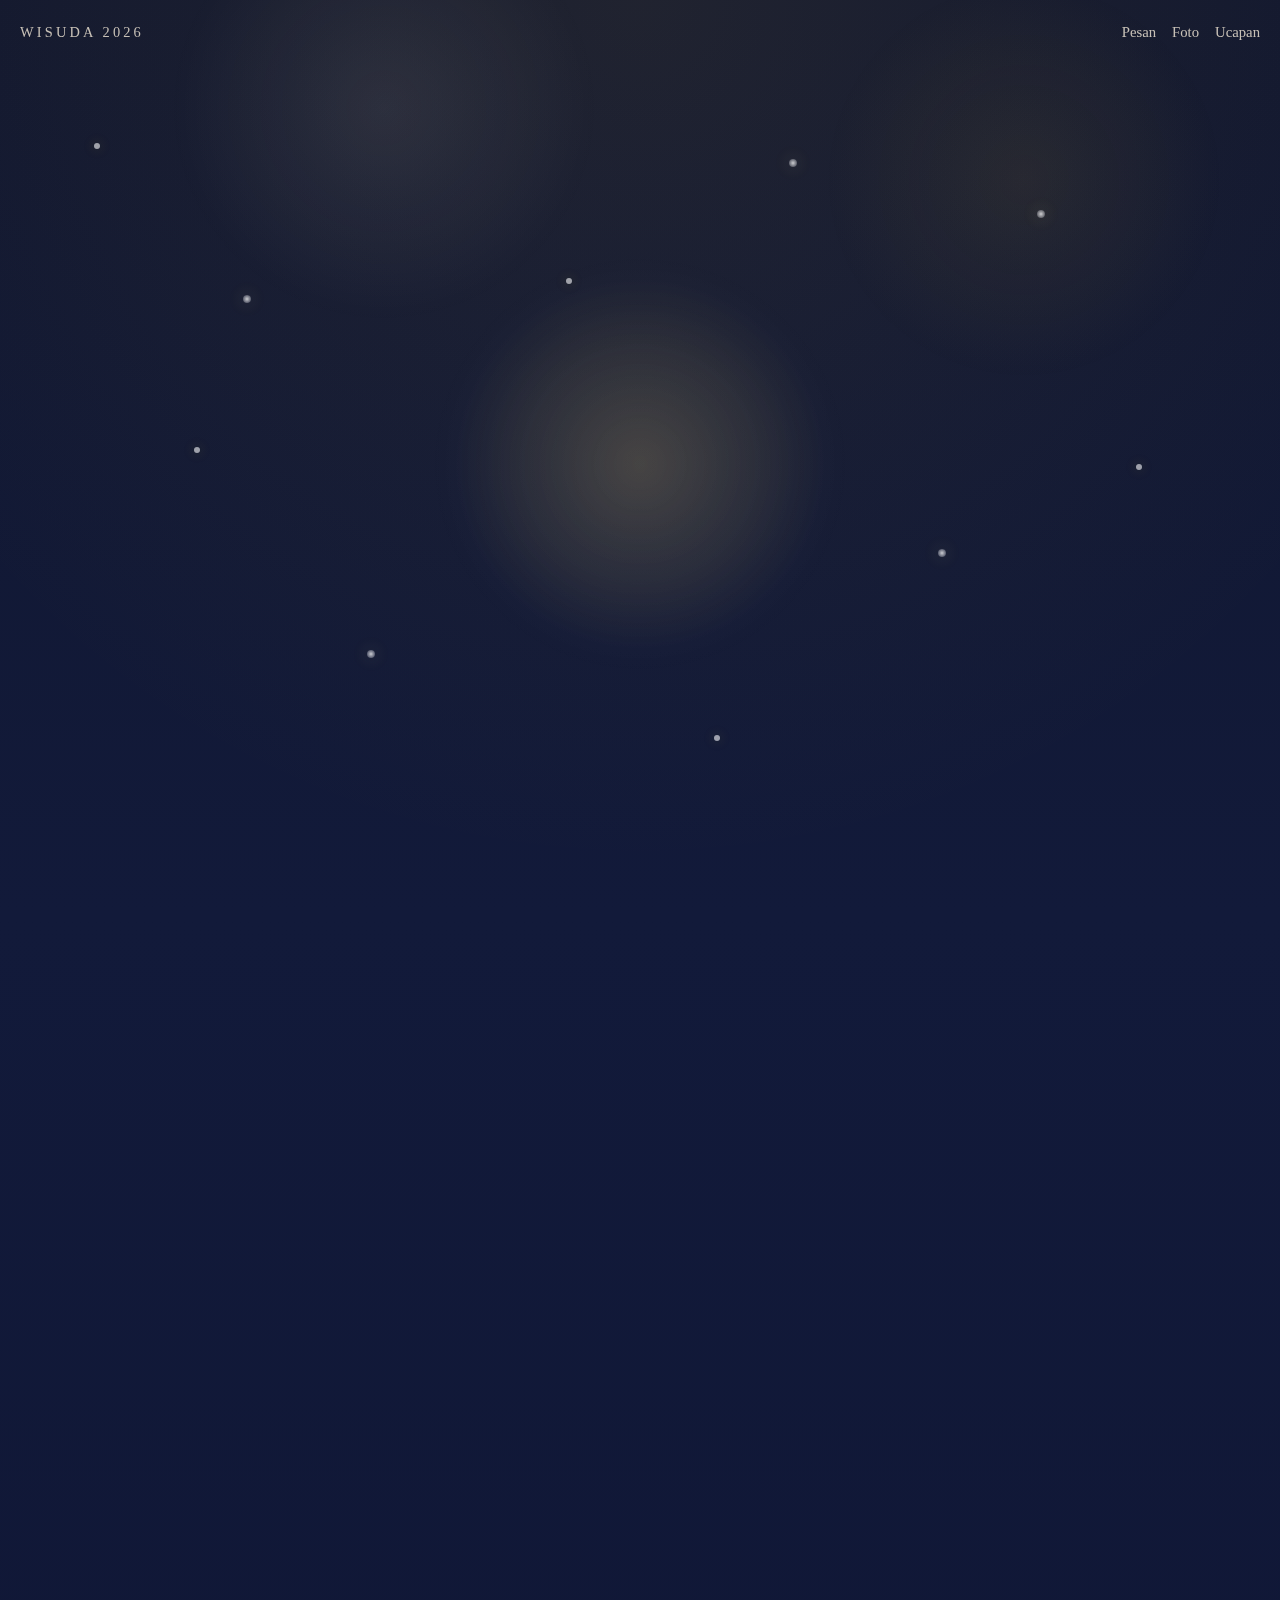
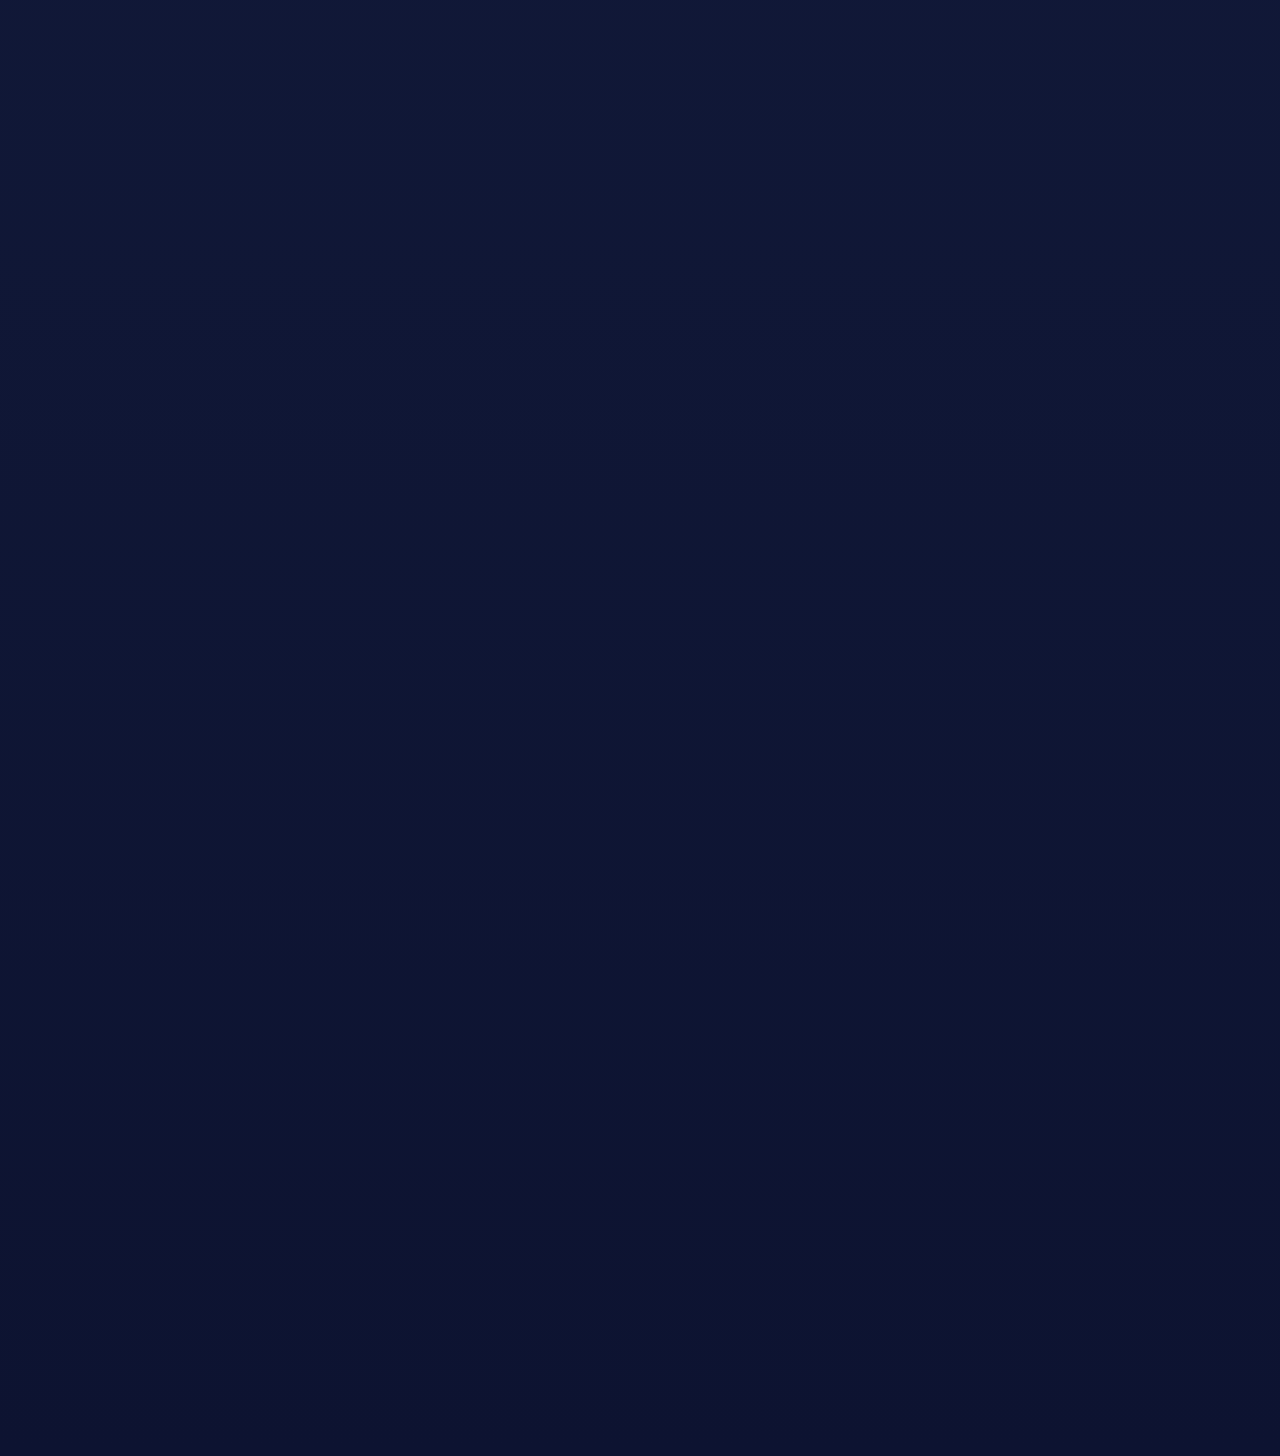
<file: graduation_gina/index.html>
<!DOCTYPE html>
<html lang="id">
<head>
  <meta charset="UTF-8" />
  <meta name="viewport" content="width=device-width, initial-scale=1.0" />
  <title>Gina Purnama, M.T. • Wisuda STEI ITB 2026</title>
  <style>
    :root {
      color-scheme: dark;
      --bg: #121a3a;
      --navy: #1a2456;
      --deep: #0d1331;
      --gold: #d4af37;
      --soft: #fdf6ec;
      --cream: #faf0dd;
      --light: #fff9ed;
      --text: #f3efe8;
      --muted: #c8c1b7;
      --shadow: rgba(0, 0, 0, 0.24);
      --radius: 30px;
      font-family: Georgia, "Times New Roman", serif;
    }

    * {
      box-sizing: border-box;
    }

    html {
      scroll-behavior: smooth;
    }

    body {
      margin: 0;
      min-height: 100%;
      background: radial-gradient(circle at top, rgba(212, 175, 55, 0.08), transparent 28%),
        linear-gradient(180deg, #11172f 0%, #121a3a 30%, #0d1331 100%);
      color: var(--text);
      overflow-x: hidden;
    }

    body::before {
      content: "";
      position: fixed;
      inset: 0;
      background: radial-gradient(circle at 30% 12%, rgba(255, 243, 216, 0.08), transparent 18%),
                  radial-gradient(circle at 80% 20%, rgba(212, 175, 55, 0.08), transparent 16%);
      pointer-events: none;
      z-index: 0;
    }

    .page {
      position: relative;
      z-index: 1;
      max-width: 1300px;
      margin: 0 auto;
      padding: 0 20px 60px;
    }

    header {
      display: flex;
      justify-content: space-between;
      align-items: center;
      padding: 24px 0 0;
      gap: 1rem;
    }

    .brand {
      font-size: 0.9rem;
      letter-spacing: 0.22em;
      text-transform: uppercase;
      color: var(--muted);
      font-family: "Cinzel", Georgia, serif;
    }

    .nav-links {
      display: flex;
      gap: 1rem;
      flex-wrap: wrap;
      justify-content: flex-end;
    }

    .nav-links a {
      color: var(--muted);
      text-decoration: none;
      font-size: 0.92rem;
      transition: color 0.25s ease;
    }

    .nav-links a:hover {
      color: var(--gold);
    }

    .hero {
      position: relative;
      min-height: 94vh;
      display: flex;
      align-items: center;
      justify-content: center;
      text-align: center;
      padding: 40px 0 60px;
      overflow: hidden;
    }

    .hero::after {
      content: "";
      position: absolute;
      inset: 0;
      background: radial-gradient(circle at center, rgba(255, 255, 255, 0.08), transparent 28%);
      pointer-events: none;
      mix-blend-mode: screen;
    }

    .hero-glow {
      position: absolute;
      inset: 50% auto auto 50%;
      width: 480px;
      height: 480px;
      transform: translate(-50%, -50%);
      border-radius: 50%;
      background: radial-gradient(circle, rgba(212, 175, 55, 0.18), transparent 55%);
      filter: blur(14px);
      pointer-events: none;
      opacity: 0.95;
      z-index: 0;
    }

    .hero-content {
      position: relative;
      z-index: 2;
      max-width: 900px;
      margin: 0 auto;
    }

    .hero-title {
      margin: 0;
      font-size: clamp(2.75rem, 6vw, 5.5rem);
      line-height: 0.95;
      letter-spacing: -0.04em;
      font-family: Georgia, "Times New Roman", serif;
      color: var(--gold);
      text-shadow: 0 24px 50px rgba(0, 0, 0, 0.24);
      opacity: 0;
      transform: translateY(20px);
      animation: fadeUp 1s ease forwards 0.2s;
    }

    .hero-subtitle {
      margin-top: 0.8rem;
      font-size: clamp(1.65rem, 3vw, 2.6rem);
      line-height: 1.05;
      color: var(--light);
      font-weight: 400;
      opacity: 0;
      transform: translateY(20px);
      animation: fadeUp 1s ease forwards 0.4s;
    }

    .hero-meta {
      margin-top: 1.4rem;
      font-size: 1rem;
      color: var(--muted);
      letter-spacing: 0.08em;
      text-transform: uppercase;
      font-family: "Cinzel", Georgia, serif;
      opacity: 0;
      transform: translateY(20px);
      animation: fadeUp 1s ease forwards 0.6s;
    }

    .hero-meta span {
      display: inline-flex;
      align-items: center;
      gap: 0.55rem;
    }

    .hero-badge {
      display: inline-flex;
      align-items: center;
      justify-content: center;
      width: 58px;
      height: 58px;
      border-radius: 50%;
      background: rgba(255, 255, 255, 0.08);
      border: 1px solid rgba(212, 175, 55, 0.24);
      margin: 24px auto 0;
      box-shadow: 0 14px 40px rgba(0, 0, 0, 0.25);
      opacity: 0;
      transform: translateY(20px);
      animation: fadeUp 1s ease forwards 0.8s;
    }

    .hero-badge span {
      font-size: 1.8rem;
      display: inline-block;
      transform: translateY(-2px);
    }

    .hero-cta {
      margin-top: 36px;
      display: inline-flex;
      gap: 1rem;
      flex-wrap: wrap;
      justify-content: center;
      opacity: 0;
      transform: translateY(20px);
      animation: fadeUp 1s ease forwards 1s;
    }

    .button-primary,
    .button-secondary {
      border: 0;
      cursor: pointer;
      font-family: inherit;
      border-radius: 999px;
      padding: 16px 28px;
      font-size: 0.98rem;
      transition: transform 0.25s ease, box-shadow 0.25s ease, background 0.25s ease;
    }

    .button-primary {
      background: linear-gradient(135deg, rgba(212, 175, 55, 0.95), rgba(226, 196, 117, 0.95));
      color: #111;
      box-shadow: 0 18px 40px rgba(212, 175, 55, 0.18);
    }

    .button-secondary {
      background: rgba(255, 255, 255, 0.08);
      color: var(--light);
      border: 1px solid rgba(255, 255, 255, 0.16);
      backdrop-filter: blur(8px);
    }

    .button-primary:hover,
    .button-secondary:hover {
      transform: translateY(-2px);
    }

    .particles {
      position: absolute;
      inset: 0;
      pointer-events: none;
      overflow: hidden;
      z-index: 1;
    }

    .particle {
      position: absolute;
      width: 8px;
      height: 8px;
      background: radial-gradient(circle, rgba(255, 255, 255, 0.95), rgba(255, 255, 255, 0.08));
      border-radius: 50%;
      opacity: 0.82;
      animation: float 10s infinite ease-in-out;
      box-shadow: 0 0 18px rgba(255, 223, 129, 0.35);
    }

    .particle:nth-child(odd) {
      width: 6px;
      height: 6px;
      background: rgba(255, 255, 255, 0.72);
      box-shadow: 0 0 14px rgba(212, 175, 55, 0.35);
    }

    .particle:nth-child(2n) {
      animation-duration: 8s;
    }

    .section {
      position: relative;
      width: 100%;
      border-radius: 36px;
      margin: 0 auto 48px;
      overflow: hidden;
      padding: 48px 30px 52px;
      background: rgba(255, 255, 255, 0.02);
      backdrop-filter: blur(18px);
      border: 1px solid rgba(255, 255, 255, 0.06);
      box-shadow: 0 24px 60px rgba(0, 0, 0, 0.24);
    }

    .section[data-variant="cream"] {
      background: var(--soft);
      color: #2f2b24;
      border: 1px solid rgba(212, 175, 55, 0.18);
    }

    .section-title {
      margin: 0 0 1rem;
      font-size: 1rem;
      text-transform: uppercase;
      letter-spacing: 0.24em;
      color: var(--gold);
      font-family: "Cinzel", Georgia, serif;
    }

    .section-heading {
      margin: 0;
      font-size: clamp(2rem, 3vw, 3.2rem);
      line-height: 1.05;
      font-family: Georgia, serif;
      letter-spacing: -0.03em;
    }

    .quote-box {
      margin-top: 1.6rem;
      padding: 30px 34px;
      border-radius: 28px;
      background: rgba(255, 255, 255, 0.9);
      box-shadow: 0 18px 40px rgba(0, 0, 0, 0.08);
      position: relative;
    }

    .quote-box::before,
    .quote-box::after {
      content: "";
      position: absolute;
      width: 84px;
      height: 84px;
      border-radius: 50%;
      background: rgba(212, 175, 55, 0.1);
      z-index: 0;
    }

    .quote-box::before {
      top: -26px;
      left: -24px;
    }

    .quote-box::after {
      bottom: -30px;
      right: -26px;
    }

    .quote-text {
      margin: 0;
      font-size: 1.25rem;
      line-height: 1.8;
      font-style: italic;
      font-family: Georgia, serif;
      color: #231f18;
      position: relative;
      z-index: 1;
    }

    .quote-author {
      margin-top: 1.5rem;
      font-size: 0.95rem;
      text-transform: uppercase;
      letter-spacing: 0.18em;
      color: #857b6f;
      font-family: "Cinzel", Georgia, serif;
    }

    .timeline {
      display: grid;
      gap: 24px;
      margin-top: 28px;
    }

    .timeline::before {
      content: "";
      position: absolute;
      left: 30px;
      top: 32px;
      bottom: 32px;
      width: 4px;
      border-radius: 999px;
      background: linear-gradient(180deg, rgba(212, 175, 55, 0.9), rgba(255, 255, 255, 0.12));
    }

    .timeline-card {
      position: relative;
      display: grid;
      gap: 10px;
      padding: 26px 24px 26px 90px;
      border-radius: 28px;
      background: rgba(255, 255, 255, 0.04);
      border: 1px solid rgba(255, 255, 255, 0.08);
      box-shadow: 0 18px 45px rgba(0, 0, 0, 0.18);
      transition: transform 0.3s ease, box-shadow 0.3s ease;
    }

    .timeline-card:hover {
      transform: translateY(-4px);
      box-shadow: 0 24px 60px rgba(0, 0, 0, 0.26);
    }

    .timeline-card::before {
      content: attr(data-icon);
      position: absolute;
      left: 18px;
      top: 32px;
      width: 52px;
      height: 52px;
      border-radius: 18px;
      display: grid;
      place-items: center;
      background: rgba(212, 175, 55, 0.12);
      color: var(--gold);
      font-size: 1.5rem;
      border: 1px solid rgba(212, 175, 55, 0.22);
    }

    .timeline-card h3 {
      margin: 0;
      font-size: 1.2rem;
      letter-spacing: -0.02em;
    }

    .timeline-card p {
      margin: 0;
      color: var(--muted);
      line-height: 1.7;
    }

    .photo-section {
      display: grid;
      gap: 32px;
      align-items: center;
      grid-template-columns: 1fr;
    }

    .frame {
      position: relative;
      padding: 20px;
      border-radius: 40px;
      background: linear-gradient(145deg, rgba(255, 255, 255, 0.1), rgba(212, 175, 55, 0.06));
      border: 1px solid rgba(255, 255, 255, 0.16);
      box-shadow: 0 24px 70px rgba(0, 0, 0, 0.22);
      overflow: hidden;
    }

    .frame::before,
    .frame::after {
      content: "";
      position: absolute;
      border-radius: 50%;
      background: rgba(212, 175, 55, 0.08);
      pointer-events: none;
    }

    .frame::before {
      width: 140px;
      height: 140px;
      top: -40px;
      right: -40px;
    }

    .frame::after {
      width: 90px;
      height: 90px;
      bottom: -30px;
      left: -30px;
    }

    .photo-placeholder {
      width: 100%;
      min-height: 420px;
      border-radius: 32px;
      display: grid;
      place-items: center;
      background: linear-gradient(135deg, rgba(255, 255, 255, 0.16), rgba(255, 255, 255, 0.05));
      border: 1px dashed rgba(255, 255, 255, 0.18);
      padding: 0;
      overflow: hidden;
    }

    .photo-placeholder img {
      width: 100%;
      height: 100%;
      min-height: 420px;
      display: block;
      object-fit: cover;
      border-radius: 32px;
      box-shadow: inset 0 0 0 1px rgba(255, 255, 255, 0.08);
    }

    .photo-caption {
      max-width: 520px;
      margin: 0 auto;
      text-align: center;
      font-size: 1rem;
      color: var(--muted);
      letter-spacing: 0.08em;
      text-transform: uppercase;
      font-family: "Cinzel", Georgia, serif;
    }

    .wishes-grid {
      display: grid;
      gap: 24px;
      grid-template-columns: repeat(auto-fit, minmax(240px, 1fr));
      margin-top: 22px;
    }

    .wish-card {
      position: relative;
      min-height: 170px;
      padding: 26px 24px;
      border-radius: 28px;
      background: rgba(255, 255, 255, 0.06);
      border: 1px solid rgba(255, 255, 255, 0.08);
      box-shadow: 0 18px 40px rgba(0, 0, 0, 0.18);
      overflow: hidden;
      transition: transform 0.3s ease, box-shadow 0.3s ease, background 0.3s ease;
    }

    .wish-card:hover {
      transform: translateY(-5px);
      background: rgba(255, 255, 255, 0.12);
      box-shadow: 0 22px 58px rgba(0, 0, 0, 0.25);
    }

    .wish-card::after {
      content: "★";
      position: absolute;
      top: 18px;
      right: 18px;
      font-size: 1.4rem;
      color: rgba(212, 175, 55, 0.85);
      opacity: 0.7;
    }

    .wish-card p {
      margin: 0;
      line-height: 1.8;
      color: var(--light);
    }

    .wish-card small {
      display: block;
      margin-top: 16px;
      color: var(--muted);
      font-size: 0.9rem;
      letter-spacing: 0.04em;
    }

    .footer {
      margin-top: 28px;
      padding: 42px 32px;
      border-radius: 34px;
      background: linear-gradient(180deg, rgba(26, 36, 86, 0.96), rgba(10, 13, 33, 0.92));
      border: 1px solid rgba(255, 255, 255, 0.08);
      display: grid;
      gap: 18px;
      text-align: center;
    }

    .footer p {
      margin: 0;
      font-size: 1rem;
      line-height: 1.8;
      color: var(--muted);
    }

    .footer small {
      display: block;
      color: var(--gold);
      margin-top: 4px;
      letter-spacing: 0.14em;
      text-transform: uppercase;
      font-family: "Cinzel", Georgia, serif;
    }

    .footer-logo {
      display: flex;
      justify-content: center;
      gap: 12px;
      align-items: center;
      margin-top: 6px;
      color: var(--light);
      font-size: 0.95rem;
    }

    .footer-logo .mark {
      width: 40px;
      height: 40px;
      border-radius: 14px;
      display: grid;
      place-items: center;
      background: rgba(255, 255, 255, 0.08);
      border: 1px solid rgba(255, 255, 255, 0.12);
      color: var(--gold);
      font-weight: 700;
      font-family: "Cinzel", Georgia, serif;
    }

    .modal-overlay {
      position: fixed;
      inset: 0;
      background: rgba(10, 13, 33, 0.82);
      display: none;
      align-items: center;
      justify-content: center;
      padding: 20px;
      z-index: 10;
    }

    .modal-overlay.active {
      display: flex;
    }

    .modal {
      width: min(520px, calc(100vw - 40px));
      background: #0b1126;
      border-radius: 28px;
      padding: 28px 28px 20px;
      box-shadow: 0 38px 90px rgba(0, 0, 0, 0.38);
      border: 1px solid rgba(212, 175, 55, 0.22);
      position: relative;
    }

    .modal h2 {
      margin: 0 0 14px;
      font-size: 1.5rem;
      letter-spacing: -0.02em;
    }

    .modal p {
      margin: 0 0 22px;
      color: var(--muted);
      line-height: 1.75;
    }

    .modal textarea,
    .modal input {
      width: 100%;
      border-radius: 18px;
      border: 1px solid rgba(255, 255, 255, 0.12);
      background: rgba(255, 255, 255, 0.05);
      color: var(--text);
      padding: 14px 16px;
      font-family: inherit;
      font-size: 0.98rem;
      margin-bottom: 16px;
      resize: vertical;
    }

    .modal textarea {
      min-height: 120px;
    }

    .modal button {
      width: 100%;
    }

    .close-modal {
      position: absolute;
      top: 18px;
      right: 18px;
      border: 0;
      background: rgba(255, 255, 255, 0.08);
      color: var(--light);
      width: 40px;
      height: 40px;
      border-radius: 50%;
      cursor: pointer;
      display: grid;
      place-items: center;
      font-size: 1.2rem;
    }

    .reveal {
      opacity: 0;
      transform: translateY(22px);
      transition: opacity 0.85s ease, transform 0.85s ease;
    }

    .reveal.visible {
      opacity: 1;
      transform: translateY(0);
    }

    @media (min-width: 860px) {
      .photo-section {
        grid-template-columns: 1.2fr 0.8fr;
        align-items: center;
      }

      .photo-caption {
        margin: 0;
      }
    }

    @media (max-width: 720px) {
      header {
        flex-direction: column;
        align-items: flex-start;
      }

      .nav-links {
        justify-content: flex-start;
      }

      .hero {
        min-height: 80vh;
        padding-top: 20px;
      }

      .hero-title {
        font-size: clamp(2.4rem, 9vw, 4.2rem);
      }

      .timeline-card {
        padding-left: 88px;
      }

      .timeline::before {
        left: 20px;
      }

      .timeline-card::before {
        left: 14px;
      }
    }

    @keyframes fadeUp {
      from {
        opacity: 0;
        transform: translateY(20px);
      }
      to {
        opacity: 1;
        transform: translateY(0);
      }
    }

    @keyframes float {
      0%, 100% { transform: translateY(0) translateX(0); }
      50% { transform: translateY(-18px) translateX(8px); }
    }
  </style>
</head>
<body>
  <div class="page">
    <header>
      <div class="brand">Wisuda 2026</div>
      <nav class="nav-links">
        <a href="#message">Pesan</a>
        <a href="#photo">Foto</a>
        <a href="#wishes">Ucapan</a>
      </nav>
    </header>

    <section class="hero">
      <div class="particles" aria-hidden="true">
        <span class="particle" style="top: 12%; left: 6%; animation-delay: 0s;"></span>
        <span class="particle" style="top: 20%; left: 82%; animation-delay: 1.2s;"></span>
        <span class="particle" style="top: 48%; left: 14%; animation-delay: 0.7s;"></span>
        <span class="particle" style="top: 72%; left: 28%; animation-delay: 1.4s;"></span>
        <span class="particle" style="top: 28%; left: 44%; animation-delay: 2.1s;"></span>
        <span class="particle" style="top: 60%; left: 74%; animation-delay: 0.3s;"></span>
        <span class="particle" style="top: 82%; left: 56%; animation-delay: 1.8s;"></span>
        <span class="particle" style="top: 14%; left: 62%; animation-delay: 0.4s;"></span>
        <span class="particle" style="top: 50%; left: 90%; animation-delay: 1.1s;"></span>
        <span class="particle" style="top: 30%; left: 18%; animation-delay: 1.6s;"></span>
      </div>
      <div class="hero-glow"></div>
      <div class="hero-content">
        <h1 class="hero-title">Selamat Wisuda</h1>
        <p class="hero-subtitle">Gina Purnama, M.T.</p>
        <p class="hero-meta"><span>STEI – Institut Teknologi Bandung · 2026</span></p>
        <div class="hero-badge" aria-label="Graduation cap">
          <span>🎓</span>
        </div>
        <div class="hero-cta">
          <button class="button-primary" id="openModal">Kirim Ucapan</button>
          <a class="button-secondary" href="#wishes">Lihat Ucapan</a>
        </div>
      </div>
    </section>

    <section id="message" class="section section-cream reveal">
      <p class="section-title">Pesan Khusus</p>
      <h2 class="section-heading">Perjalananmu kini resmi menyalakan babak baru.</h2>
      <div class="quote-box">
        <p class="quote-text">“Perjuangan panjang telah usai, kini saatnya cahayamu bersinar untuk dunia.”</p>
        <p class="quote-author">Selamat menempuh petualangan baru, Gina Purnama, S.T M.T.</p>
      </div>
    </section>


    <section id="photo" class="section reveal">
      <div class="photo-section">
        <div class="frame">
          <div class="photo-placeholder">
            <!-- Letakkan foto asli Gina dengan nama file "gina-photo.jpg" di folder graduation_gina -->
            <img src="gina-photo.jpg" alt="Foto wisuda Gina Purnama" />
          </div>
        </div>
        <p class="photo-caption">Gina Purnama, M.T. · STEI ITB 2026</p>
      </div>
    </section>

    <section id="wishes" class="section section-cream reveal">
      <p class="section-title">Wishes Wall</p>
      <h2 class="section-heading">Ucapan hangat untuk Ginnyon.</h2>
      <div class="wishes-grid">
        <article class="wish-card">
          <p>Selamat wisuda, Gina! Semoga ilmu dan semangatmu terus menginspirasi banyak orang.</p>
          <small>— Mas Aris</small>
        </article>
        <article class="wish-card">
          <p>Perjalanan luar biasa, semoga setiap langkah berikutnya semakin bermakna.</p>
          <small>— Keluarga, Sahabat, dan kucing BSH</small>
        </article>
        <article class="wish-card">
          <p>Teruskan kecemerlanganmu. Semoga sukses selalu mengiringi karier dan impianmu.</p>
          <small>— Dosen Prof Yang Mulia</small>
        </article>
        <article class="wish-card">
          <p>Wisudamu adalah bukti kerja keras yang luar biasa. Semoga masa depan penuh berkah.</p>
          <small>— Teman Seangkatan dan Seperjuangan LTI RMKI</small>
        </article>
      </div>
    </section>

    <footer class="footer reveal">
      <p>Semoga ilmu yang diraih menjadi cahaya dan manfaat bagi sesama. 🌟</p>
      <div class="footer-logo">
        <div class="mark">ITB</div>
        <span>School of Electrical Engineering and Informatics</span>
      </div>
      <small>Gina Purnama, M.T. • Wisuda STEI ITB 2026</small>
    </footer>
  </div>

  <div class="modal-overlay" id="modalOverlay" aria-hidden="true">
    <div class="modal" role="dialog" aria-modal="true" aria-labelledby="modalTitle">
      <button class="close-modal" id="closeModal" aria-label="Tutup modal">×</button>
      <h2 id="modalTitle">Kirim Ucapan untuk Gina</h2>
      <p>Isi pesanmu, dan bagikan harapan indah untuk wisudawati STEI ITB.</p>
      <input type="text" id="senderName" placeholder="Nama Anda" />
      <textarea id="senderMessage" placeholder="Tulis ucapan di sini..."></textarea>
      <button class="button-primary" id="sendWish">Kirim Ucapan</button>
    </div>
  </div>

  <script>
    const modal = document.getElementById('modalOverlay');
    const openModal = document.getElementById('openModal');
    const closeModal = document.getElementById('closeModal');
    const sendWish = document.getElementById('sendWish');
    const nameInput = document.getElementById('senderName');
    const messageInput = document.getElementById('senderMessage');

    openModal.addEventListener('click', () => {
      modal.classList.add('active');
      modal.setAttribute('aria-hidden', 'false');
      nameInput.focus();
    });

    closeModal.addEventListener('click', () => {
      modal.classList.remove('active');
      modal.setAttribute('aria-hidden', 'true');
    });

    modal.addEventListener('click', (event) => {
      if (event.target === modal) {
        modal.classList.remove('active');
        modal.setAttribute('aria-hidden', 'true');
      }
    });

    sendWish.addEventListener('click', () => {
      if (!nameInput.value.trim() || !messageInput.value.trim()) {
        alert('Silakan isi nama dan ucapan terlebih dahulu.');
        return;
      }
      alert(`Terima kasih, ${nameInput.value.trim()}! Ucapanmu telah terkirim.`);
      nameInput.value = '';
      messageInput.value = '';
      modal.classList.remove('active');
      modal.setAttribute('aria-hidden', 'true');
    });

    const reveals = document.querySelectorAll('.reveal');
    const observer = new IntersectionObserver((entries) => {
      entries.forEach((entry) => {
        if (entry.isIntersecting) {
          entry.target.classList.add('visible');
          observer.unobserve(entry.target);
        }
      });
    }, { threshold: 0.15 });

    reveals.forEach((element) => observer.observe(element));
  </script>
</body>
</html>
</file>
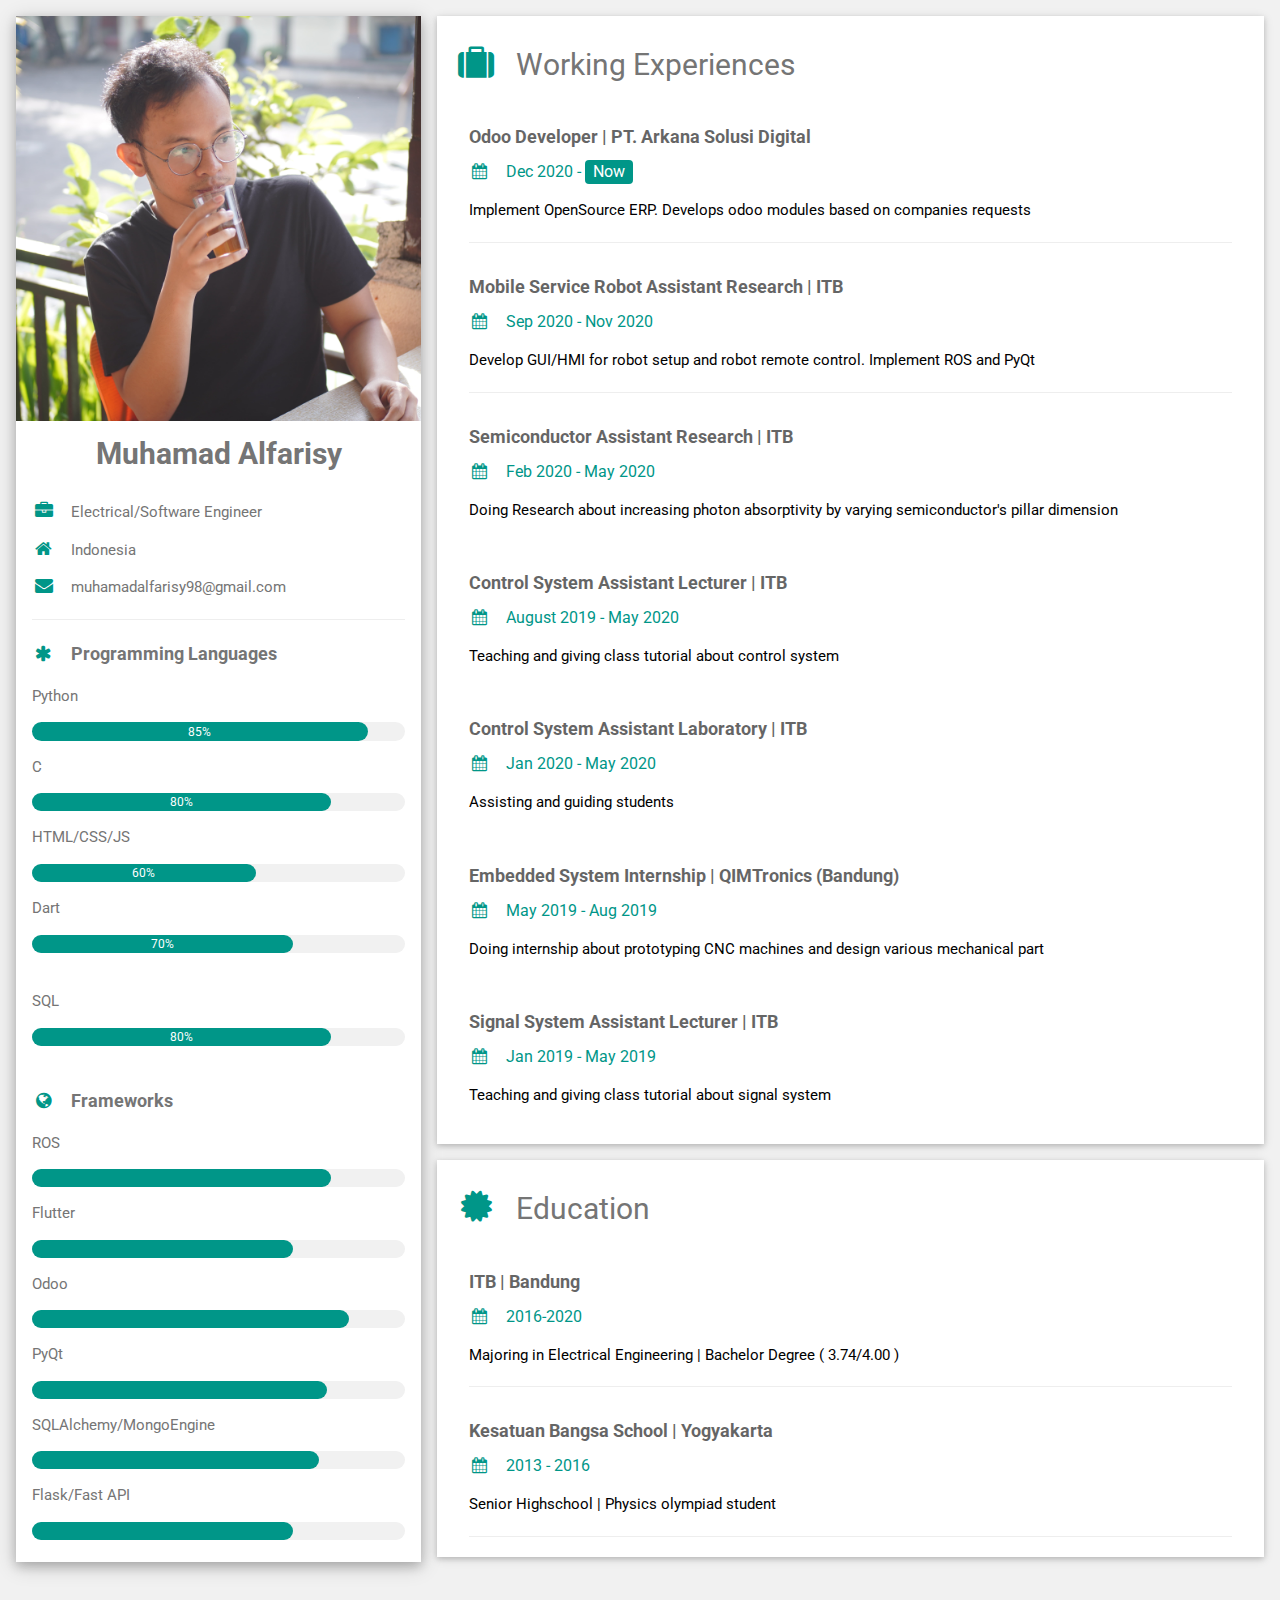
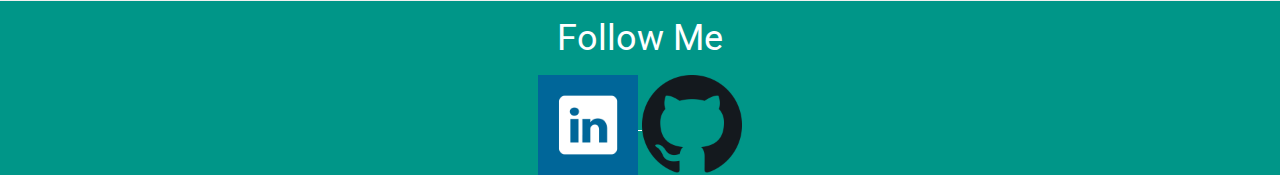
<file: myprofile/index.html>
<!DOCTYPE html>
<html>
<title>My Profile</title>
<meta charset="UTF-8">
<meta name="viewport" content="width=device-width, initial-scale=1">
<link rel="shortcut icon" type="image" href="assets/gercep.png">
<link rel="stylesheet" href="https://www.w3schools.com/w3css/4/w3.css">
<link rel="stylesheet" href="https://fonts.googleapis.com/css?family=Roboto">
<link rel="stylesheet" href="https://cdnjs.cloudflare.com/ajax/libs/font-awesome/4.7.0/css/font-awesome.min.css">
<!-- external styling  -->
<style>
    html,body,h1,h2,h3,h4,h5,h6 {font-family: "Roboto", sans-serif}
</style>
<body class="w3-light-grey">

<!-- Page Container -->
<div class="w3-content w3-margin-top" style="max-width:1400px;">

  <!-- The Grid -->
  <div class="w3-row-padding">
  
    <!-- Left Column -->
    <div class="w3-third">
    
      <div class="w3-white w3-text-grey w3-card-4">
        <div class="w3-display-container">
          <img src="assets/faris3.jpg" style="width:100%" alt="Avatar">
          <!-- <div class="w3-display-bottomleft w3-container w3-text-black">
            <h2>Jane Doe</h2>
          </div> -->
        </div>
        <h2 style="text-align: center;"><strong>Muhamad Alfarisy</strong></h2>
        <div class="w3-container">
          <p><i class="fa fa-briefcase fa-fw w3-margin-right w3-large w3-text-teal"></i>Electrical/Software Engineer</p>
          <p><i class="fa fa-home fa-fw w3-margin-right w3-large w3-text-teal"></i>Indonesia</p>
          <p><i class="fa fa-envelope fa-fw w3-margin-right w3-large w3-text-teal"></i>muhamadalfarisy98@gmail.com</p>
          <!-- <p><i class="fa fa-phone fa-fw w3-margin-right w3-large w3-text-teal"></i>0</p> -->
          <hr>

          <p class="w3-large"><b><i class="fa fa-asterisk fa-fw w3-margin-right w3-text-teal"></i>Programming Languages</b></p>
          <p>Python</p>
          <div class="w3-light-grey w3-round-xlarge w3-small">
            <div class="w3-container w3-center w3-round-xlarge w3-teal" style="width:90%">85%</div>
          </div>
          <p>C</p>
          <div class="w3-light-grey w3-round-xlarge w3-small">
            <div class="w3-container w3-center w3-round-xlarge w3-teal" style="width:80%">
              <div class="w3-center w3-text-white">80%</div>
            </div>
          </div>
          <p>HTML/CSS/JS</p>
          <div class="w3-light-grey w3-round-xlarge w3-small">
            <div class="w3-container w3-center w3-round-xlarge w3-teal" style="width:60%">60%</div>
          </div>
          <p>Dart</p>
          <div class="w3-light-grey w3-round-xlarge w3-small">
            <div class="w3-container w3-center w3-round-xlarge w3-teal" style="width:70%">70%</div>
          </div>
          <br>
          <p>SQL</p>
          <div class="w3-light-grey w3-round-xlarge w3-small">
            <div class="w3-container w3-center w3-round-xlarge w3-teal" style="width:80%">80%</div>
          </div>
          <br>

          <p class="w3-large w3-text-theme"><b><i class="fa fa-globe fa-fw w3-margin-right w3-text-teal"></i>Frameworks</b></p>
          <p>ROS</p>
          <div class="w3-light-grey w3-round-xlarge">
            <div class="w3-round-xlarge w3-teal" style="height:18px;width:80%"></div>
          </div>
          <p>Flutter</p>
          <div class="w3-light-grey w3-round-xlarge">
            <div class="w3-round-xlarge w3-teal" style="height:18px;width:70%"></div>
          </div>
          <p>Odoo</p>
          <div class="w3-light-grey w3-round-xlarge">
            <div class="w3-round-xlarge w3-teal" style="height:18px;width:85%"></div>
          </div>
          <p>PyQt</p>
          <div class="w3-light-grey w3-round-xlarge">
            <div class="w3-round-xlarge w3-teal" style="height:18px;width:79%"></div>
          </div>
          <p>SQLAlchemy/MongoEngine</p>
          <div class="w3-light-grey w3-round-xlarge">
            <div class="w3-round-xlarge w3-teal" style="height:18px;width:77%"></div>
          </div>
          <p>Flask/Fast API</p>
          <div class="w3-light-grey w3-round-xlarge">
            <div class="w3-round-xlarge w3-teal" style="height:18px;width:70%"></div>
          </div>
          <br>
        </div>
      </div><br>

    <!-- End Left Column -->
    </div>

    <!-- Right Column -->
    <div class="w3-twothird">
    
      <div class="w3-container w3-card w3-white w3-margin-bottom">
        <h2 class="w3-text-grey w3-padding-16"><i class="fa fa-suitcase fa-fw w3-margin-right w3-xxlarge w3-text-teal"></i>Working Experiences</h2>
        <div class="w3-container">
          <h5 class="w3-opacity"><b>Odoo Developer | PT. Arkana Solusi Digital</b></h5>
          <h6 class="w3-text-teal"><i class="fa fa-calendar fa-fw w3-margin-right"></i>Dec 2020 - <span class="w3-tag w3-teal w3-round">Now</span></h6>
          <p>Implement OpenSource ERP. Develops odoo modules based on companies requests</p>
          <hr>
        </div>
        <div class="w3-container">
          <h5 class="w3-opacity"><b>Mobile Service Robot Assistant Research | ITB</b></h5>
          <h6 class="w3-text-teal"><i class="fa fa-calendar fa-fw w3-margin-right"></i>Sep 2020 - Nov 2020</h6>
          <p>Develop GUI/HMI for robot setup and robot remote control. Implement ROS and PyQt</p>
          <hr>
        </div>
        <div class="w3-container">
          <h5 class="w3-opacity"><b>Semiconductor Assistant Research | ITB</b></h5>
          <h6 class="w3-text-teal"><i class="fa fa-calendar fa-fw w3-margin-right"></i>Feb 2020 - May 2020</h6>
          <p>Doing Research about increasing photon absorptivity by varying semiconductor's pillar dimension </p><br>
        </div>
        <div class="w3-container">
            <h5 class="w3-opacity"><b>Control System Assistant Lecturer | ITB</b></h5>
            <h6 class="w3-text-teal"><i class="fa fa-calendar fa-fw w3-margin-right"></i>August 2019 - May 2020</h6>
            <p>Teaching and giving class tutorial about control system </p><br>
        </div>
        <div class="w3-container">
            <h5 class="w3-opacity"><b>Control System Assistant Laboratory | ITB</b></h5>
            <h6 class="w3-text-teal"><i class="fa fa-calendar fa-fw w3-margin-right"></i>Jan 2020 - May 2020</h6>
            <p>Assisting and guiding students  </p><br>
        </div>
        <div class="w3-container">
            <h5 class="w3-opacity"><b>Embedded System Internship | QIMTronics (Bandung)</b></h5>
            <h6 class="w3-text-teal"><i class="fa fa-calendar fa-fw w3-margin-right"></i>May 2019 - Aug 2019</h6>
            <p>Doing internship about prototyping CNC machines and design various mechanical part </p><br>
        </div>
        <div class="w3-container">
            <h5 class="w3-opacity"><b>Signal System Assistant Lecturer | ITB</b></h5>
            <h6 class="w3-text-teal"><i class="fa fa-calendar fa-fw w3-margin-right"></i>Jan 2019 - May 2019</h6>
            <p>Teaching and giving class tutorial about signal system </p><br>
        </div>
      </div>

      <div class="w3-container w3-card w3-white">
        <h2 class="w3-text-grey w3-padding-16"><i class="fa fa-certificate fa-fw w3-margin-right w3-xxlarge w3-text-teal"></i>Education</h2>
        <div class="w3-container">
          <h5 class="w3-opacity"><b>ITB | Bandung </b></h5>
          <h6 class="w3-text-teal"><i class="fa fa-calendar fa-fw w3-margin-right"></i>2016-2020</h6>
          <p>Majoring in Electrical Engineering | Bachelor Degree ( 3.74/4.00 )</p>
          <hr>
        </div>
        <div class="w3-container">
          <h5 class="w3-opacity"><b>Kesatuan Bangsa School | Yogyakarta</b></h5>
          <h6 class="w3-text-teal"><i class="fa fa-calendar fa-fw w3-margin-right"></i>2013 - 2016</h6>
          <p>Senior Highschool | Physics olympiad student</p>
          <hr>
        </div>
      </div>

    <!-- End Right Column -->
    </div>
    
  <!-- End Grid -->
  </div>
  
  <!-- End Page Container -->
</div>

<footer class="w3-container w3-teal w3-center w3-margin-top">
  <h1><span>Follow Me</span></h1>
        <div stlye="margin-bottom:300px;">
            <a id = "linked" href="https://www.linkedin.com/in/muhamadalfarisy/" target="_blank">
                <img alt="Linkedin" src="assets/lin.png" width="100px;" height="100px;"/>
            </a>
            <a href="https://github.com/muhamadalfarisy98/" target="_blank" >
                <img alt="GitHub" src="assets/git.png" width="100px;" height="100px;"/>
            </a>
        </div>
  <!-- <p>Powered by <a href="https://www.w3schools.com/w3css/default.asp" target="_blank">w3.css</a></p> -->
</footer>

</body>
</html>
</file>
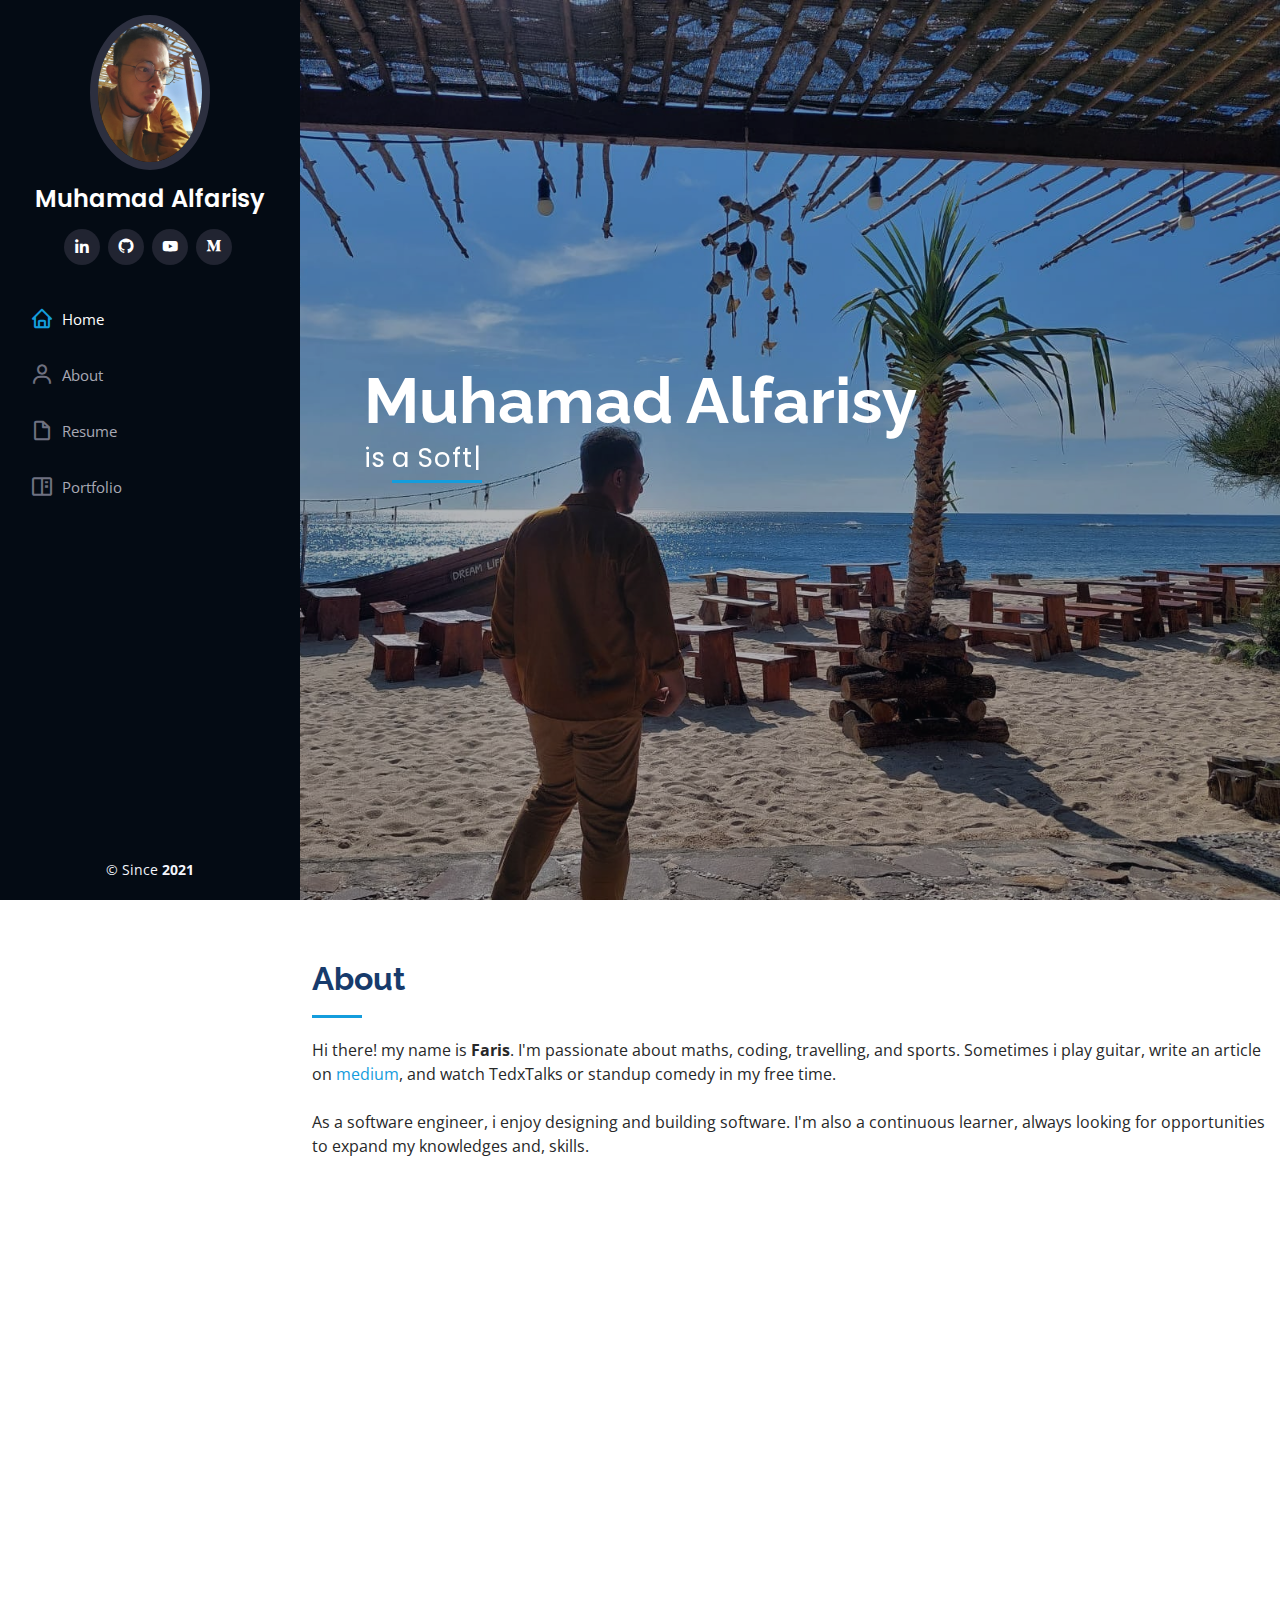
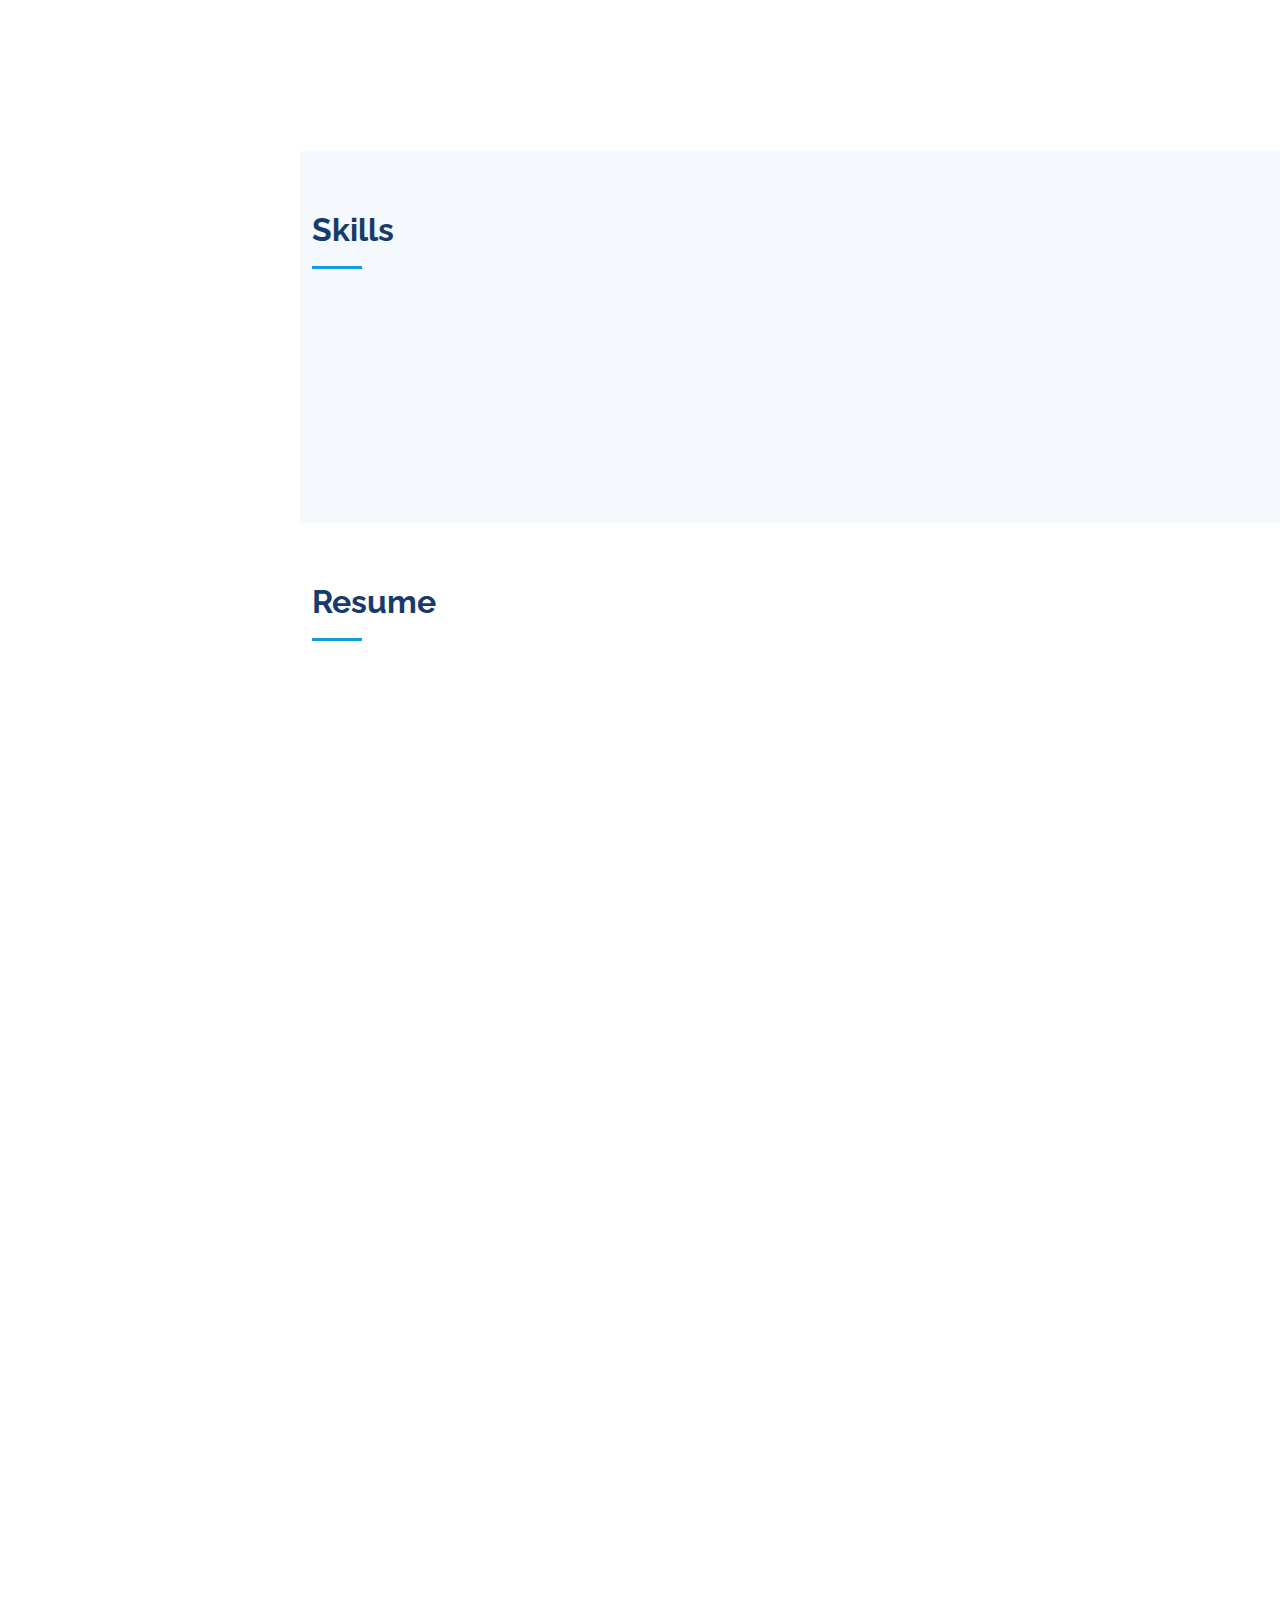
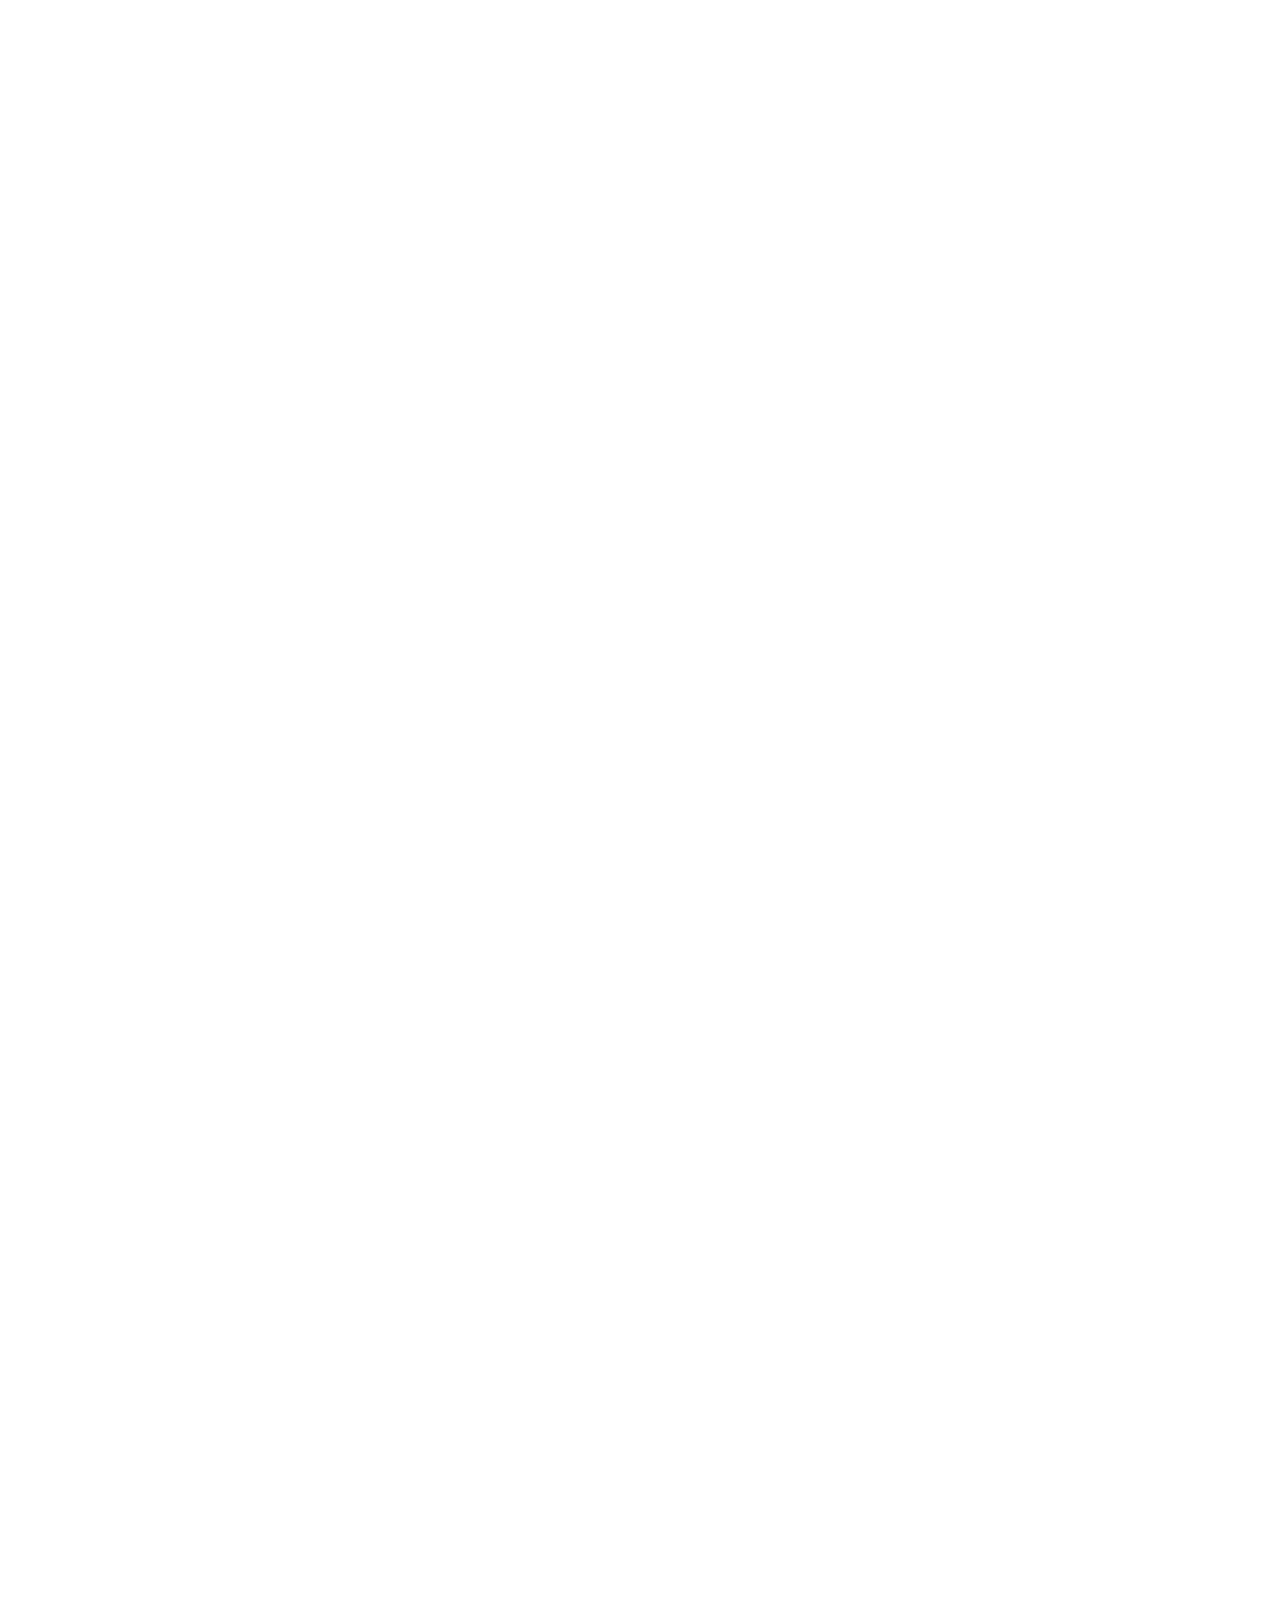
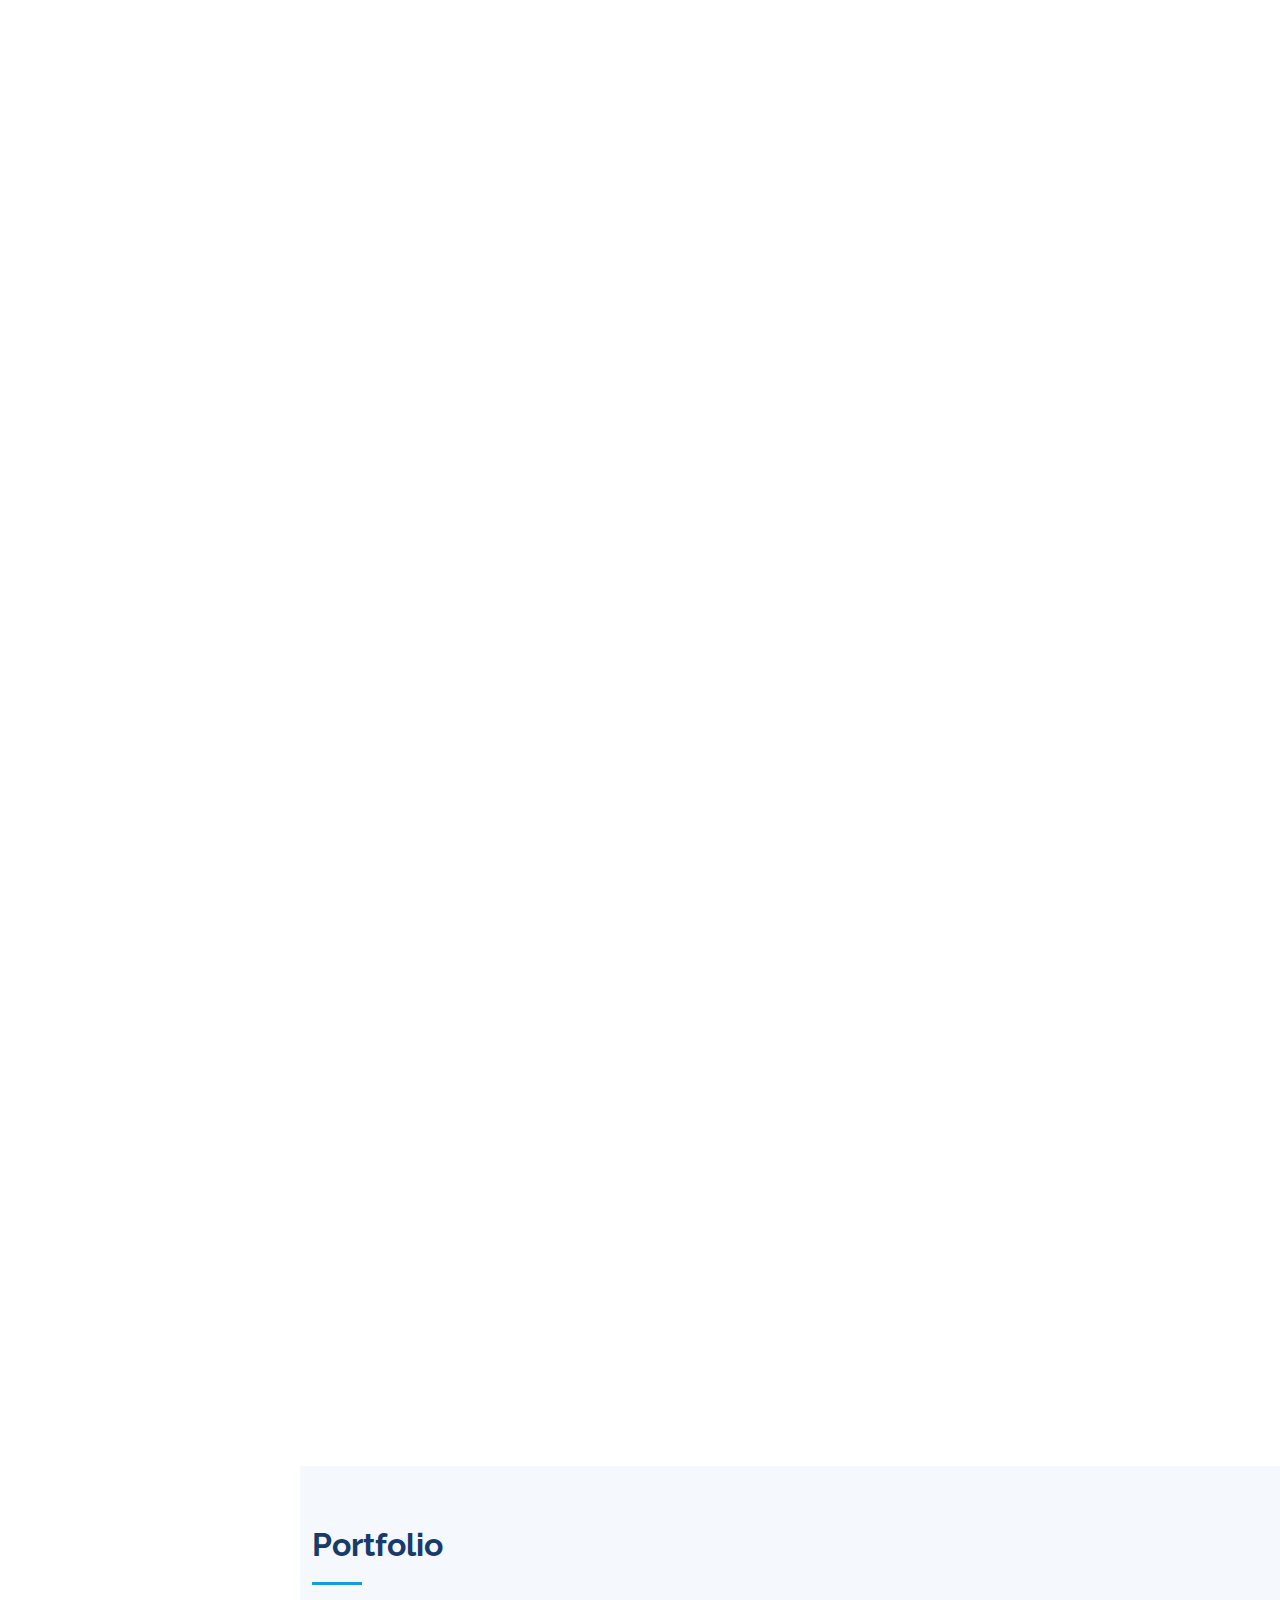
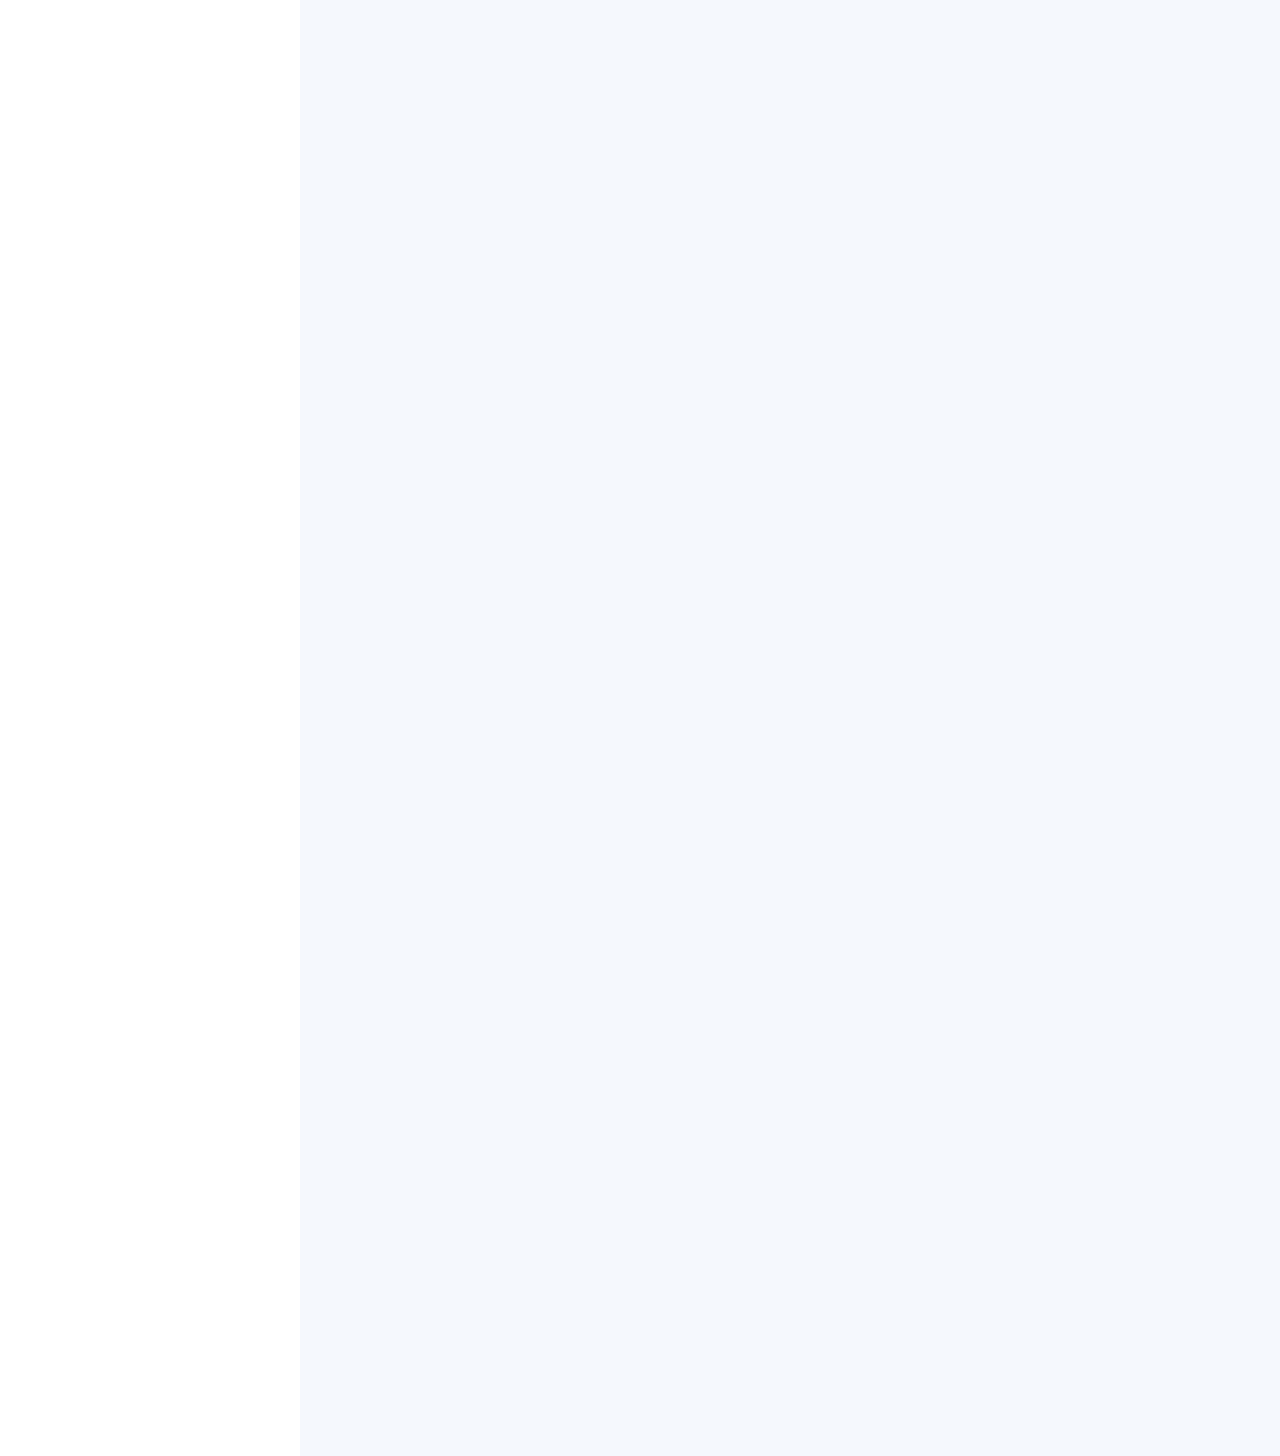
<file: portfolio/index.html>
<!DOCTYPE html>
<html lang="en">

<head>
  <meta charset="utf-8">
  <meta content="width=device-width, initial-scale=1.0" name="viewport">

  <title>ePortfolio - Faris</title>
  <meta content="" name="description">
  <meta content="" name="keywords">

  <!-- Favicons -->
  <link href="assets/img/icon.png" rel="icon">
  <link href="assets/img/apple-touch-icon.png" rel="apple-touch-icon">

  <!-- Google Fonts -->
  <link href="https://fonts.googleapis.com/css?family=Open+Sans:300,300i,400,400i,600,600i,700,700i|Raleway:300,300i,400,400i,500,500i,600,600i,700,700i|Poppins:300,300i,400,400i,500,500i,600,600i,700,700i" rel="stylesheet">

  <!-- Vendor CSS Files -->
  <link href="assets/vendor/aos/aos.css" rel="stylesheet">
  <link href="assets/vendor/bootstrap/css/bootstrap.min.css" rel="stylesheet">
  <link href="assets/vendor/bootstrap-icons/bootstrap-icons.css" rel="stylesheet">
  <link href="assets/vendor/boxicons/css/boxicons.min.css" rel="stylesheet">
  <link href="assets/vendor/glightbox/css/glightbox.min.css" rel="stylesheet">
  <link href="assets/vendor/swiper/swiper-bundle.min.css" rel="stylesheet">

  <!-- Template Main CSS File -->
  <link href="assets/css/style.css" rel="stylesheet">

</head>

<body>

  <!-- ======= Mobile nav toggle button ======= -->
  <i class="bi bi-list mobile-nav-toggle d-xl-none"></i>

  <!-- ======= Header ======= -->
  <header id="header">
    <div class="d-flex flex-column">

      <div class="profile">
        <img src="assets/img/front.jpeg" alt="" class="img-fluid rounded-circle">
        <h1 class="text-light"><a href="index.html">Muhamad Alfarisy</a></h1>
        <div class="social-links mt-3 text-center">
          <!-- <a href="#" class="facebook"><i class="bx bxl-facebook"></i></a>
          <a href="#" class="instagram"><i class="bx bxl-instagram"></i></a>
          <a href="#" class="google-plus"><i class="bx bxl-skype"></i></a> -->
          <a href="https://www.linkedin.com/in/muhamadalfarisy/" target="_blank" class="linkedin"><i class="bx bxl-linkedin"></i></a>
          <a href="https://github.com/muhamadalfarisy98" target="_blank" class="github"><i class="bx bxl-github"></i></a>
          <a href="https://www.youtube.com/channel/UCgbty_SImQvKENwNoRKuKmw" target="_blank" class="youtube"><i class="bx bxl-youtube"></i></a>
          <a href="https://medium.com/@muhamadalfarisy98" target="_blank" class="medium"><i class="bx bxl-medium"></i></a>
        </div>
      </div>

      <nav id="navbar" class="nav-menu navbar">
        <ul>
          <li><a href="#hero" class="nav-link scrollto active"><i class="bx bx-home"></i> <span>Home</span></a></li>
          <li><a href="#about" class="nav-link scrollto"><i class="bx bx-user"></i> <span>About</span></a></li>
          <li><a href="#resume" class="nav-link scrollto"><i class="bx bx-file-blank"></i> <span>Resume</span></a></li>
          <li><a href="#portfolio" class="nav-link scrollto"><i class="bx bx-book-content"></i> <span>Portfolio</span></a></li>
          <!-- <li><a href="#services" class="nav-link scrollto"><i class="bx bx-server"></i> <span>Services</span></a></li> -->
          <!-- <li><a href="#contact" class="nav-link scrollto"><i class="bx bx-envelope"></i> <span>Contact</span></a></li> -->
        </ul>
      </nav><!-- .nav-menu -->
    </div>
  </header><!-- End Header -->

  <!-- ======= Hero Section ======= -->
  <section id="hero" class="d-flex flex-column justify-content-center align-items-center">
    <div class="hero-container" data-aos="fade-in">
      <h1>Muhamad Alfarisy</h1>
      <p>is <span class="typed" data-typed-items="a Software Engineer, an Electrical Engineer"></span></p>
    </div>
  </section><!-- End Hero -->

  <main id="main">

    <!-- ======= About Section ======= -->
    <section id="about" class="about">
      <div class="container">

        <div class="section-title">
          <h2>About</h2>
          <p>
            Hi there! my name is <b>Faris</b>. I'm passionate about maths, coding, travelling, and sports. 
            Sometimes i play guitar, write an article on   <a href="https://medium.com/@muhamadalfarisy98" target="_blank">medium</a>, and watch TedxTalks or standup comedy in my free time. 
          </p>
        </br>
          <p>
            As a software engineer, i enjoy designing and building software. 
            I'm also a continuous learner, always looking for opportunities to expand my knowledges and, skills.
          </p>
        </div>

        <div class="row">
          <div class="col-lg-4" data-aos="fade-right">
            <br/>
            <br/>
            
            <img src="assets/img/content.jpg" class="img-fluid" alt="">
          </div>
          <div class="col-lg-8 pt-4 pt-lg-0 content" data-aos="fade-left">
            <h3>Software Engineer &amp; Electrical Engineer</h3>
            <p class="fst-italic">
              An electrical and a software engineer who is having interests in 3D product design, control & signal systems, web development,
            mobile apps, electronics, robotics, and machine learning.
              
              <br/><br/>
              Should you have any questions or opportunities to collab, please kindly contact me through: <b>muhamadalfarisy98@gmail.com </b>
            </p>

            <!-- video player  -->
            <div class="row">
              <!-- <div class="col">
                <iframe width="400" height="297" src="https://www.youtube.com/embed/PQRMVctAXZ0" title="YouTube video player" frameborder="0" 
              allow="accelerometer; autoplay; clipboard-write; encrypted-media; gyroscope; picture-in-picture" allowfullscreen></iframe>
              </div> -->
              <div class="col">
                <iframe width="400" height="297" src="https://www.youtube.com/embed/njjBbKpkmFI" title="YouTube video player" frameborder="0" allow="accelerometer; autoplay; clipboard-write; encrypted-media; gyroscope; picture-in-picture" allowfullscreen></iframe>
              </div>

            </div>
            

          </div>
        </div>

      </div>
    </section>
    <!-- End About Section -->

    <!-- ======= Facts Section ======= -->
    <!-- <section id="facts" class="facts">
      <div class="container">

        <div class="section-title">
          <h2>Facts</h2>
          <p>Magnam dolores commodi suscipit. Necessitatibus eius consequatur ex aliquid fuga eum quidem. Sit sint consectetur velit. Quisquam quos quisquam cupiditate. Et nemo qui impedit suscipit alias ea. Quia fugiat sit in iste officiis commodi quidem hic quas.</p>
        </div>

        <div class="row no-gutters">

          <div class="col-lg-3 col-md-6 d-md-flex align-items-md-stretch" data-aos="fade-up">
            <div class="count-box">
              <i class="bi bi-emoji-smile"></i>
              <span data-purecounter-start="0" data-purecounter-end="232" data-purecounter-duration="1" class="purecounter"></span>
              <p><strong>Happy Clients</strong> consequuntur quae</p>
            </div>
          </div>

          <div class="col-lg-3 col-md-6 d-md-flex align-items-md-stretch" data-aos="fade-up" data-aos-delay="100">
            <div class="count-box">
              <i class="bi bi-journal-richtext"></i>
              <span data-purecounter-start="0" data-purecounter-end="1" data-purecounter-duration="1" class="purecounter"></span>
              <p><strong>Projects</strong> adipisci atque cum quia aut</p>
            </div>
          </div>

          <div class="col-lg-3 col-md-6 d-md-flex align-items-md-stretch" data-aos="fade-up" data-aos-delay="200">
            <div class="count-box">
              <i class="bi bi-headset"></i>
              <span data-purecounter-start="0" data-purecounter-end="1453" data-purecounter-duration="1" class="purecounter"></span>
              <p><strong>Hours Of Support</strong> aut commodi quaerat</p>
            </div>
          </div>

          <div class="col-lg-3 col-md-6 d-md-flex align-items-md-stretch" data-aos="fade-up" data-aos-delay="300">
            <div class="count-box">
              <i class="bi bi-people"></i>
              <span data-purecounter-start="0" data-purecounter-end="32" data-purecounter-duration="1" class="purecounter"></span>
              <p><strong>Hard Workers</strong> rerum asperiores dolor</p>
            </div>
          </div>

        </div>

      </div>
    </section> -->
    <!-- End Facts Section -->

    <!-- ======= Skills Section ======= -->
    <section id="skills" class="skills section-bg">
      <div class="container">

        <div class="section-title">
          <h2>Skills</h2>
          <!-- <p>Some programming languages or frameworks technology that i've ever used.</p> -->
        </div>

        <div data-aos="fade-up">
          Programming languages : Golang, Python, Javascript, SQL, PHP, Dart, Clang.
        </div>
        <br/>
        <div data-aos="fade-up">
          Design : SolidWorks, Figma, VisualParadigm, EasyEDA.
        </div>
        <br/>
        <div data-aos="fade-up">
          Others : ServiceComputing, Blockchain, Data Science, Node/ReactJS, 
          REST, gRPC, graphQL, MessageBroker, Odoo, ROS, Flutter, Laravel, PyQt.
        </div>


        <!-- <div class="row skills-content">

          <div class="col-lg-6" data-aos="fade-up">

            <div class="progress">
              <span class="skill">GO lang <i class="val">90%</i></span>
              <div class="progress-bar-wrap">
                <div class="progress-bar" role="progressbar" aria-valuenow="90" aria-valuemin="0" aria-valuemax="100"></div>
              </div>
            </div>

            <div class="progress">
              <span class="skill">SQL <i class="val">87%</i></span>
              <div class="progress-bar-wrap">
                <div class="progress-bar" role="progressbar" aria-valuenow="87" aria-valuemin="0" aria-valuemax="100"></div>
              </div>
            </div>

            <div class="progress">
              <span class="skill">Python <i class="val">87%</i></span>
              <div class="progress-bar-wrap">
                <div class="progress-bar" role="progressbar" aria-valuenow="87" aria-valuemin="0" aria-valuemax="100"></div>
              </div>
            </div>

            <div class="progress">
              <span class="skill">Protocol buffer <i class="val">85%</i></span>
              <div class="progress-bar-wrap">
                <div class="progress-bar" role="progressbar" aria-valuenow="85" aria-valuemin="0" aria-valuemax="100"></div>
              </div>
            </div>

            <div class="progress">
              <span class="skill">Nginx/Docker <i class="val">82%</i></span>
              <div class="progress-bar-wrap">
                <div class="progress-bar" role="progressbar" aria-valuenow="82" aria-valuemin="0" aria-valuemax="100"></div>
              </div>
            </div>

            <div class="progress">
              <span class="skill">HTML/CSS/JavaScript <i class="val">78%</i></span>
              <div class="progress-bar-wrap">
                <div class="progress-bar" role="progressbar" aria-valuenow="78" aria-valuemin="0" aria-valuemax="100"></div>
              </div>
            </div>

            <div class="progress">
              <span class="skill">Dart <i class="val">76%</i></span>
              <div class="progress-bar-wrap">
                <div class="progress-bar" role="progressbar" aria-valuenow="76" aria-valuemin="0" aria-valuemax="100"></div>
              </div>
            </div>

            <div class="progress">
              <span class="skill">C lang<i class="val">74%</i></span>
              <div class="progress-bar-wrap">
                <div class="progress-bar" role="progressbar" aria-valuenow="74" aria-valuemin="0" aria-valuemax="100"></div>
              </div>
            </div>

          </div>

          <div class="col-lg-6" data-aos="fade-up" data-aos-delay="100">

            <div class="progress">
              <span class="skill">Rest API <i class="val">87%</i></span>
              <div class="progress-bar-wrap">
                <div class="progress-bar" role="progressbar" aria-valuenow="87" aria-valuemin="0" aria-valuemax="100"></div>
              </div>
            </div>

            <div class="progress">
              <span class="skill">Odoo <i class="val">87%</i></span>
              <div class="progress-bar-wrap">
                <div class="progress-bar" role="progressbar" aria-valuenow="87" aria-valuemin="0" aria-valuemax="100"></div>
              </div>
            </div>

            <div class="progress">
              <span class="skill">GRPC<i class="val">85%</i></span>
              <div class="progress-bar-wrap">
                <div class="progress-bar" role="progressbar" aria-valuenow="85" aria-valuemin="0" aria-valuemax="100"></div>
              </div>
            </div>

            <div class="progress">
              <span class="skill">Laravel <i class="val">82%</i></span>
              <div class="progress-bar-wrap">
                <div class="progress-bar" role="progressbar" aria-valuenow="82" aria-valuemin="0" aria-valuemax="100"></div>
              </div>
            </div>

            <div class="progress">
              <span class="skill">PyQt <i class="val">82%</i></span>
              <div class="progress-bar-wrap">
                <div class="progress-bar" role="progressbar" aria-valuenow="82" aria-valuemin="0" aria-valuemax="100"></div>
              </div>
            </div>

            <div class="progress">
              <span class="skill">Flutter <i class="val">80%</i></span>
              <div class="progress-bar-wrap">
                <div class="progress-bar" role="progressbar" aria-valuenow="80" aria-valuemin="0" aria-valuemax="100"></div>
              </div>
            </div>

            <div class="progress">
              <span class="skill">ROS <i class="val">80%</i></span>
              <div class="progress-bar-wrap">
                <div class="progress-bar" role="progressbar" aria-valuenow="80" aria-valuemin="0" aria-valuemax="100"></div>
              </div>
            </div>

            <div class="progress">
              <span class="skill">Redis<i class="val">70%</i></span>
              <div class="progress-bar-wrap">
                <div class="progress-bar" role="progressbar" aria-valuenow="70" aria-valuemin="0" aria-valuemax="100"></div>
              </div>
            </div>

          </div>

        </div>

      </div> -->
    </section>
    <!-- End Skills Section -->

    <!-- ======= Resume Section ======= -->
    <section id="resume" class="resume">
      <div class="container">

        <div class="section-title">
          <h2>Resume</h2>
          <!-- <p>Magnam dolores commodi suscipit. Necessitatibus eius consequatur ex aliquid fuga eum quidem. 
            Sit sint consectetur velit. Quisquam quos quisquam cupiditate. Et nemo qui impedit suscipit alias ea. 
            Quia fugiat sit in iste officiis commodi quidem hic quas.</p> -->
        </div>

        <div class="row">
          <div class="col-lg-6" data-aos="fade-up">
            <h3 class="resume-title">Summary</h3>
            <div class="resume-item pb-0">
              <h4>Muhamad Alfarisy</h4>
              <p><em>Self-driven, fast learner, able to work as a team or individual, 
                  and love learning something new.</em></p>
              <ul>
                <!-- <li>Jambi, Indonesia</li> -->
                <!-- <li>(123) 456-7891</li>
                <li>alice.barkley@example.com</li> -->
              </ul>
            </div>

            <h3 class="resume-title">Education</h3>
            <div class="resume-item">
              <h4>Master of Science in Eletrical Engineering Candidate</h4>
              <h5>2023-Now</h5>
              <p><em> Bandung Institute of Technology</em></p>
              <li>
                Course taken : Service Oriented Architecture, 	Object Oriented Application Development, Service Management, Advance Mathematics, Research Method.</li>
              <br>
              <li>Data science, Service computing, Blockchain, IoT, ITSM.</li>
              <br>
              <li>GPA : 4.00/4.00 </li>
            </div>
            <div class="resume-item">
              <h4>Bachelor of Science in Eletrical Engineering</h4>
              <h5>2016-2020</h5>
              <p><em> Bandung Institute of Technology</em></p>
              <li>
                Capstone Design Project : Design and Implementation of Hardware, Control Position of Stepper Motor Using Profile 
                Acceleration and Deceleration in Real-Time, and Supervised Machine Learning Model on System Deficiency Detection 
                Nitrogen of Lettuce Hydroponic Nutrient Film Technique </li>
              <br>
                <li>Assistant lecturer, assistant laboratory, assistant research, 
                internship, class coordinator of (anatomy physiology, microprosessor system, 
                industrial of law, Islamic religion, and civilization), organizations, 
                part-timer engineer/student.</li>
              <br>
              <li>GPA : 3.74/4.00 </li>
            </div>

            <h3 class="resume-title">Online Courses</h3>
            <div class="resume-item">
              <h4><a 
                href="https://www.udemy.com/certificate/UC-e32795bb-776e-4f2c-a1fa-4bb722626342/" 
                target="_blank">Go Blockchain</a></h4>
              <h5>Apr 2024</h5>
              <p><em>Udemy</em></p>
            </div>
            <div class="resume-item">
              <h4><a 
                href="https://udemy-certificate.s3.amazonaws.com/pdf/UC-fa42126d-524a-46a1-8d66-c92cad62ec29.pdf" 
                target="_blank">Go Design Pattern</a></h4>
              <h5>Apr 2023</h5>
              <p><em>Udemy</em></p>
            </div>

            <div class="resume-item">
              <h4>NodeJS</h4>
              <h5>Feb 2023</h5>
              <p><em>SanberCode</em></p>
              <li>
                Best Graduates (1st Place)
              </li>
              <li>
                Best Final Project
              </li>
            </div>

            <div class="resume-item">
              <h4>Software Quality Assurance</h4>
              <h5>Feb 2023</h5>
              <p><em>SanberCode</em></p>
            </div>

            <div class="resume-item">
              <h4>gRPC [Golang] Master Class: Build Modern API & Microservices</h4>
              <h5>Oct 2022</h5>
              <p><em>Udemy</em></p>
            </div>

            <!-- <div class="resume-item">
              <h4>Complete Guide to Protocol Buffers 3</h4>
              <h5>Oct 2022</h5>
              <p><em>Udemy</em></p>
            </div> -->

            <!-- <div class="resume-item">
              <h4>Ultimate Docker Fast-Track Beginner to Advanced</h4>
              <h5>Oct 2022</h5>
              <p><em>Udemy</em></p>
            </div> -->

            <div class="resume-item">
              <h4>DevOps Batch 38</h4>
              <h5>Sep 2022</h5>
              <p><em>SanberCode</em></p>
              <li>Best Graduates (1st Place)</li>
            </div>

            <div class="resume-item">
              <h4>Programming with Google Go</h4>
              <h5>Feb 2022</h5>
              <p><em>Coursera</em></p>
            </div>

            <div class="resume-item">
              <h4>Intermediate PostgreSQL</h4>
              <h5>Jan 2022</h5>
              <p><em>Coursera</em></p>
            </div>

            <div class="resume-item">
              <h4>Database Design and Basic SQL in PostgreSQL</h4>
              <h5>Dec 2021</h5>
              <p><em>Coursera</em></p>
            </div>

            <div class="resume-item">
              <h4>Golang Backend Development</h4>
              <h5>Dec 2021</h5>
              <p><em>SanberCode</em></p>
              <li>Best Graduates (2nd Place)</li>
              <li>Best Final Project </li>
            </div>

            <!-- <div class="resume-item">
              <h4>Go lang</h4>
              <h5>Dec 2021</h5>
              <p><em>Sololearn</em></p>
            </div> -->

            <!-- <div class="resume-item">
              <h4>jQuery</h4>
              <h5>Nov 2021</h5>
              <p><em>Sololearn</em></p>
            </div> -->

            <div class="resume-item">
              <h4>Laravel Web Development Sanbercode Batch 27</h4>
              <h5>Sep 2021</h5>
              <p><em>SanberCode</em></p>
              <li>
                Top 5 Participant </li>
            </div>

            <div class="resume-item">
              <h4>Flutter Mobile Apps Batch 26</h4>
              <h5>Aug 2021</h5>
              <p><em>SanberCode</em></p>
              <li>
                Best Graduates (1st place) </li>
            </div>

            <div class="resume-item">
              <h4>Backend Microservice Batch 25</h4>
              <h5>July 2021</h5>
              <p><em>SanberCode</em></p>
              <li>Best Graduates (1st place) </li>
              <li>Best Final Project</li>
            </div>

            <!-- <div class="resume-item">
              <h4>Data Collection and Processing with Python</h4>
              <h5>Jun 2021</h5>
              <p><em>Coursera</em></p>
            </div>
            
            <div class="resume-item">
              <h4>Python Functions, Files, and Dictionaries</h4>
              <h5>Jun 2021</h5>
              <p><em>Coursera</em></p>
            </div> -->

            <div class="resume-item">
              <h4>SQL Intermediate</h4>
              <h5>May 2021</h5>
              <p><em>HackerRank</em></p>
            </div>

            <!-- <div class="resume-item">
              <h4>SQL for Data Science</h4>
              <h5>Jan 2021</h5>
              <p><em>Coursera</em></p>
            </div> -->
<!-- 
            <div class="resume-item">
              <h4>Introduction to Git and Github</h4>
              <h5>Dec 2020</h5>
              <p><em>Coursera</em></p>
            </div> -->
            
          </div>
          <div class="col-lg-6" data-aos="fade-up" data-aos-delay="100">
            <h3 class="resume-title">Working Experiences</h3>
            <div class="resume-item">
              <h4>Mid. Software Engineer</h4>
              <h5>Jun 2023 - Now</h5>
              <p><em><a href="https://www.linkedin.com/company/efisheryid/mycompany/" target="_blank">Efishery</a></em></p>
              <ul>
                <li>Optimized CI/CD speedup workflow deployment by 40%.</li>
                <li>Migrated services into k8s from nomad thus cover reliability of business revenue by amount of transactions</li>
                <li>Migrated aws services into gcp thus saving operational cost by 25%.</li>
                <li>Enhanced and exposed new APIs to support integration with external parties.</li>
                <li>Utilized JSONB to support dynamic metadata storage.</li>
                <li>Developed feature supply for downstream.</li>
                <li>Developed feature PnL estimator and pricing calculator services to ease farmers profitability estimation.</li>
                <li>Developed service monitoring using jaeger helps service tracing.</li>
                <li>Write technical documents RFCs, design C4 architecture, UML, and endpoint’s contracts</li>
              </ul>
            </div>

            <div class="resume-item">
              <h4>Software Engineer</h4>
              <h5>Jan 2022 - May 2023</h5>
              <p><em><a href="https://www.linkedin.com/company/pt--tokopedia/" target="_blank">Tokopedia</a></em></p>
              <ul>
                <li>Managing and develop API product services using Golang, GraphQL, and gRPC, Redis, 
                  managing async communication with message queueing NSQ, monitoring server with Grafana, NewRelic.</li>
                <li>Developed new feature sorting bundle by price and preorder thus increasing sales rate by 20%.</li>
                <li>Exposed new endpoints and worker to do bulky processing, reducing daily developers workload by 15%.</li>
                <li>Revamp weight per variant feature providing more flexibility to seller.</li>
                <li>Enhance new attribute logistic data in log CassandraDB</li>
                <li>Developed authentication and rate limiter on gRPC services thus secures gRPC endpoints</li>
                <li>Ensured high unit testing thus minimize error on production environment</li>
                <li>Recreated bloated index on database seller product increases transaction rate</li>
                <li>In charged on call to solve client's ticket, service monitoring, bug fixing, load test.</li>
                <li>Developed and executed script to do backfill or syncing data implementing concurrent mechanism on million rows data</li>
              </ul>
            </div>

            <div class="resume-item">
              <h4>Mid. Software Engineer</h4>
              <h5>Dec 2020 - Dec 2021</h5>
              <p><em><a href="https://www.linkedin.com/company/arkanadigital/" target="_blank">Arkana Solusi Digital (Odoo Gold Partner)</a></em></p>
              <ul>
                <li>Implemented Odoo framework to develop some modules, RESTful APIs, reporting, inventory, accounting, etc.</li>
                <li>Developed dashboard modules by using JavaScript, XML, HTML/SCSS, Python.</li>
                <li>Utilized SQL to tune Odoo ORM process by 80% increased execution time.</li>
                <li>Learned technical and functional basic odoo modules.</li>
              </ul>
            </div>
            <div class="resume-item">
              <h4>Single Platform Multi-Function Mobile Robot for Hospital Service Assistant Research</h4>
              <h5>Sep 2020 - Nov 2020</h5>
              <p><em>Bandung Institute of Technology</em></p>
              <ul>
                <li>Design URDF Panel (Unified Robot Description Format) for modeling in Rviz & Gazebo using ROS (Robot Operating System).</li>
                <li>Design  node GUI for robot setup and remote operation using PyQt.</li>
              </ul>
            </div>

            <div class="resume-item">
              <h4>Semiconductor P3MI Assistant Research</h4>
              <h5>Feb 2020 - Jun 2020</h5>
              <p><em>Bandung Institute of Technology</em></p>
              <ul>
                <li>Doing Research about increasing photon absorptivity by varying semiconductor's pillar dimension.</li>
                <!-- <li>Modeling PN junction structure for better responsivity </li> -->
                <li>Modeling trench Junction-Schottky-Barrier-Diodes (JSBD)
                  structure as Photodetector.</li>
                
              </ul>
            </div>

            <div class="resume-item">
              <h4>Control System Assistant Lecturer</h4>
              <h5>Aug 2019 - May 2020</h5>
              <p><em>Bandung Institute of Technology</em></p>
              <ul>
                <li>Teaching and giving class tutorial about control system </li>
              </ul>
            </div>
            <div class="resume-item">
              <h4>Control System Assistant Laboratory</h4>
              <h5>Jan 2020 - May 2020</h5>
              <p><em>Bandung Institute of Technology</em></p>
              <ul>
                <li>Teaching and giving class tutorial about control system </li>
              </ul>
            </div>

            <div class="resume-item">
              <h4>Embedded System Internship</h4>
              <h5>May 2019 - Aug 2019</h5>
              <p><em><a href="https://www.linkedin.com/company/qimtronics/" target="_blank">QIMTronics</a></em></p>
              <ul>
                <li>Doing internship about prototyping CNC machines using STM32 development board and design various mechanical parts </li>
              </ul>
            </div>
            <div class="resume-item">
              <h4>Signal System Assistant Lecturer</h4>
              <h5>Jan 2019 - May 2019</h5>
              <p><em>Bandung Institute of Technology</em></p>
              <ul>
                <li>Teaching and giving class tutorial about signal system  </li>
              </ul>
            </div>


            <!-- self projects -->
            <h3 class="resume-title">Self Projects</h3>
            
            <div class="resume-item">
              <a href="https://www.youtube.com/watch?v=VhvOVFU0elI" target="_blank"><h4>Checkout platform app</h4></a>
              <!-- <h5>Jan 2019 - May 2019</h5> -->
              <p><em>GraphQL, Redis, Clean Architecture</em></p>
              <ul>
                <li>a backend service that handles checkout and add to cart process, implemented clean architecture. Built upon Go languange, graphQL, redis, and postgreSQL.</li>
              </ul>
            </div>

            <div class="resume-item">
              <a href="https://www.youtube.com/watch?v=tf4sWyWIwgQ" target="_blank"><h4>Integration odoo and flutter mobile app</h4></a>
              <!-- <h5>Jan 2019 - May 2019</h5> -->
              <p><em>Flutter, Odoo, REST API</em></p>
              <ul>
                <li>a backend service that handles checkout and add to cart process, implemented clean architecture. Built upon Go languange, graphQL, redis, and postgreSQL.</li>
              </ul>
            </div>

            <div class="resume-item">
              <a href="https://www.youtube.com/watch?v=WcA1KhCEm7g" target="_blank"><h4>Epetshop website</h4></a>
              <!-- <h5>Jan 2019 - May 2019</h5> -->
              <p><em>Laravel, MVC</em></p>
              <ul>
                <li>a full-stack project which utilized Laravel to build petshop website.</li>
              </ul>
            </div>

            <div class="resume-item">
              <a href="https://www.youtube.com/watch?v=iBZL0yCk1kI" target="_blank"><h4>News mobile app</h4></a>
              <!-- <h5>Jan 2019 - May 2019</h5> -->
              <p><em>Flutter, Firebase, API</em></p>
              <ul>
                <li>utilized Flutter to build mobile application which can be used to read news, Implemented auth with firebase and used public API for getting news data.</li>
              </ul>
            </div>

          </div>
        </div>


      </div>
    </section>
    <!-- End Resume Section -->

    <!-- ======= Portfolio Section ======= -->
    <section id="portfolio" class="portfolio section-bg">
      <div class="container">

        <div class="section-title">
          <h2>Portfolio</h2>
          <!-- <p>Magnam dolores commodi suscipit. Necessitatibus eius c
            onsequatur ex aliquid fuga eum quidem. Sit sint consectetur velit. Quisquam quos 
            quisquam cupiditate. Et nemo qui impedit suscipit alias ea. Quia fugiat sit in iste officiis commodi quidem hic
             quas.</p> -->
        </div>

        <div class="row" data-aos="fade-up">
          <div class="col-lg-12 d-flex justify-content-center">
            <ul id="portfolio-flters">
              <li data-filter="*" class="filter-active">All</li>
              <li data-filter=".filter-app">App</li>
              <li data-filter=".filter-design">Design</li>
              <li data-filter=".filter-web">Web</li>
            </ul>
          </div>
        </div>

        <div class="row portfolio-container" data-aos="fade-up" data-aos-delay="100">

          <!-- web: Epetshop  -->
          <div class="col-lg-4 col-md-6 portfolio-item filter-web">
            <div class="portfolio-wrap">
              <img src="assets/img/portfolio/web/epetshop.png" class="img-fluid" alt="">
              <div class="portfolio-links">
                <a href="https://user-images.githubusercontent.com/23287190/137152592-201123e4-e040-4701-9776-d006117871bb.png" data-gallery="portfolioGallery" class="portfolio-lightbox" 
                  title="Epetshop Laravel"><i class="bx bx-plus"></i></a>
                <a href="https://github.com/muhamadalfarisy98/laravel_epetshop_project" title="More Details" target="_blank"><i class="bx bx-link"></i></a>
              </div>
            </div>
          </div>

          <!-- web: Eclothestore  -->
          <div class="col-lg-4 col-md-6 portfolio-item filter-web">
            <div class="portfolio-wrap">
              <img src="assets/img/portfolio/web/eclothestore_rev.png" class="img-fluid" alt="">
              <div class="portfolio-links">
                <a href="assets/img/portfolio/web/eclothestore.png" data-gallery="portfolioGallery" class="portfolio-lightbox" 
                  title="Eclothestore Go Lang"><i class="bx bx-plus"></i></a>
                <a href="https://eclothestore-faris.herokuapp.com/swagger/index.html#/" title="More Details" target="_blank"><i class="bx bx-link"></i></a>
              </div>
            </div>
          </div>

          
          <!-- App : Flutter mobile app  -->
          <div class="col-lg-4 col-md-6 portfolio-item filter-app">
            <div class="portfolio-wrap">
              <img src="assets/img/portfolio/app/flutter_res.jpeg" class="img-fluid" alt="">
              <div class="portfolio-links">
                <a href="assets/img/portfolio/app/flutter.jpeg" data-gallery="portfolioGallery" class="portfolio-lightbox" title="News Flutter Mobile App"><i class="bx bx-plus"></i></a>
                <a href="https://www.youtube.com/watch?v=iBZL0yCk1kI" title="More Details" target="_blank"><i class="bx bx-link"></i></a>
              </div>
            </div>
          </div>

          <!-- App : Flutter Odoo -->
          <div class="col-lg-4 col-md-6 portfolio-item filter-app">
            <div class="portfolio-wrap">
              <img src="assets/img/portfolio/app/flutter2_res.png" class="img-fluid" alt="">
              <div class="portfolio-links">
                <a href="assets/img/portfolio/app/flutter2.png" data-gallery="portfolioGallery" class="portfolio-lightbox" 
                  title="Integration of Odoo & Flutter Mobile App"><i class="bx bx-plus"></i></a>
                <a href="https://drive.google.com/file/d/1IPG6kIfd3vNnquJHg1rvFrgsF1UAI2p6/view" title="More Details" target="_blank"><i class="bx bx-link"></i></a>
              </div>
            </div>
          </div>

          <!-- App : PyQT and ROS  -->
          <div class="col-lg-4 col-md-6 portfolio-item filter-app">
            <div class="portfolio-wrap">
              <img src="assets/img/portfolio/app/rqt_res.png" 
              class="img-fluid" alt="">
              <div class="portfolio-links">
                <a href="assets/img/portfolio/app/rqt.png" data-gallery="portfolioGallery" 
                  class="portfolio-lightbox" title="PyQt GUI and ROS"><i class="bx bx-plus"></i></a>
                <a href="https://github.com/muhamadalfarisy98/GUIRobotCovid" title="More Details" target="_blank"><i class="bx bx-link"></i></a>
              </div>
            </div>
          </div>

          <!-- Design : Sequence diagram -->
          <!-- <div class="col-lg-4 col-md-6 portfolio-item filter-design">
            <div class="portfolio-wrap">
              <img src="assets/img/portfolio/design/sequence diagram.jpg" class="img-fluid" alt="">
              <div class="portfolio-links">
                <a href="assets/img/portfolio/design/sequence diagram.jpg" data-gallery="portfolioGallery" class="portfolio-lightbox" 
                  title="Sequence Diagram design grpc endpoint"><i class="bx bx-plus"></i></a>
                <a href="#"
                   title="More Details"><i class="bx bx-link"></i></a>
              </div>
            </div>
          </div>
           -->
           <!-- Design : Figma mobile apps  -->
           <div class="col-lg-4 col-md-6 portfolio-item filter-design">
            <div class="portfolio-wrap">
              <img src="assets/img/portfolio/design/mockup_res.png" class="img-fluid" alt="">
              <div class="portfolio-links">
                <a href="assets/img/portfolio/design/mockup.png" data-gallery="portfolioGallery" class="portfolio-lightbox" title="Mockup mobile apps design"><i class="bx bx-plus"></i></a>
                <a href="https://www.figma.com/proto/fhJDHTIM3GKN66lmoweY04/FinalProject_MuhamadAlfarisy?node-id=16%3A19&scaling=scale-down&page-id=0%3A1&starting-point-node-id=16%3A128"
                  target="_blank" title="More Details"><i class="bx bx-link"></i></a>
              </div>
            </div>
          </div>

          <!-- Design : Solidworks Pet Feeder  -->
          <div class="col-lg-4 col-md-6 portfolio-item filter-design">
            <div class="portfolio-wrap">
              <img src="assets/img/portfolio/design/Tampak_depan_res.jpg" class="img-fluid" alt="">
              <div class="portfolio-links">
                <a href="assets/img/portfolio/design/Tampak_depan.JPG" data-gallery="portfolioGallery" class="portfolio-lightbox" 
                  title="Mockup Pet Feeder"><i class="bx bx-plus"></i></a>
                <a href="#"
                   title="More Details"><i class="bx bx-link"></i></a>
              </div>
            </div>
          </div>

          <!-- Design : Solidworks Capstone Design  -->
          <div class="col-lg-4 col-md-6 portfolio-item filter-design">
            <div class="portfolio-wrap">
              <img src="assets/img/portfolio/design/PoC_res.jpg" class="img-fluid" alt="">
              <div class="portfolio-links">
                <a href="assets/img/portfolio/design/PoC.JPG" data-gallery="portfolioGallery" class="portfolio-lightbox" 
                  title="Mockup Nitrogen Deficiency Detection System"><i class="bx bx-plus"></i></a>
                <a href="#"
                   title="More Details"><i class="bx bx-link"></i></a>
              </div>
            </div>
          </div>

          <!-- Design : Centaurus Semiconductor design  -->
          <div class="col-lg-4 col-md-6 portfolio-item filter-design">
            <div class="portfolio-wrap">
              <img src="assets/img/portfolio/design/semiconductor_design_res.png" class="img-fluid" alt="">
              <div class="portfolio-links">
                <a href="assets/img/portfolio/design/semiconductor_design.png" data-gallery="portfolioGallery" class="portfolio-lightbox" 
                  title="Semiconductor design using Centaurus"><i class="bx bx-plus"></i></a>
                <a href="#"
                   title="More Details"><i class="bx bx-link"></i></a>
              </div>
            </div>
          </div>

          <!-- Design : PCB Layout  -->
          <div class="col-lg-4 col-md-6 portfolio-item filter-design">
            <div class="portfolio-wrap">
              <img src="assets/img/portfolio/design/skematik_res.png" class="img-fluid" alt="">
              <div class="portfolio-links">
                <a href="assets/img/portfolio/design/skematik.png" data-gallery="portfolioGallery" class="portfolio-lightbox" 
                  title="PCB Layout design"><i class="bx bx-plus"></i></a>
                <a href="#"
                   title="More Details"><i class="bx bx-link"></i></a>
              </div>
            </div>
          </div>

          <!-- Design : PCB Case using SolidWorks  -->
          <div class="col-lg-4 col-md-6 portfolio-item filter-design">
            <div class="portfolio-wrap">
              <img src="assets/img/portfolio/design/case_res.jpg" class="img-fluid" alt="">
              <div class="portfolio-links">
                <a href="assets/img/portfolio/design/case.JPG" data-gallery="portfolioGallery" class="portfolio-lightbox" 
                  title="PCB Case Mockup"><i class="bx bx-plus"></i></a>
                <a href="#"
                   title="More Details"><i class="bx bx-link"></i></a>
              </div>
            </div>
          </div>

          <!-- Design : PCB Case Mechanical Drawing using SolidWorks  -->
          <div class="col-lg-4 col-md-6 portfolio-item filter-design">
            <div class="portfolio-wrap">
              <img src="assets/img/portfolio/design/mech_draw_res.png" class="img-fluid" alt="">
              <div class="portfolio-links">
                <a href="assets/img/portfolio/design/mech_draw.PNG" data-gallery="portfolioGallery" class="portfolio-lightbox" 
                  title="PCB Case Mechanical Drawing"><i class="bx bx-plus"></i></a>
                <a href="#"
                   title="More Details"><i class="bx bx-link"></i></a>
              </div>
            </div>
          </div>

          <!-- Design : PCB wiring skematik  -->
          <div class="col-lg-4 col-md-6 portfolio-item filter-design">
            <div class="portfolio-wrap">
              <img src="assets/img/portfolio/design/pcb_wiring_skematik_res.png" class="img-fluid" alt="">
              <div class="portfolio-links">
                <a href="assets/img/portfolio/design/pcb_wiring_skematik.png" data-gallery="portfolioGallery" class="portfolio-lightbox" 
                  title="PCB Wiring Schematic"><i class="bx bx-plus"></i></a>
                <a href="#"
                   title="More Details"><i class="bx bx-link"></i></a>
              </div>
            </div>
          </div>

          <!-- Design : Digital Clock  -->
          <div class="col-lg-4 col-md-6 portfolio-item filter-design">
            <div class="portfolio-wrap">
              <img src="assets/img/portfolio/design/clock_res.jpg" class="img-fluid" alt="">
              <div class="portfolio-links">
                <a href="assets/img/portfolio/design/clock.jpg" data-gallery="portfolioGallery" class="portfolio-lightbox" 
                  title="Digital Clock"><i class="bx bx-plus"></i></a>
                <a href="#"
                   title="More Details"><i class="bx bx-link"></i></a>
              </div>
            </div>
          </div>


          <!-- <div class="col-lg-4 col-md-6 portfolio-item filter-card">
            <div class="portfolio-wrap">
              <img src="assets/img/portfolio/portfolio-7.jpg" class="img-fluid" alt="">
              <div class="portfolio-links">
                <a href="assets/img/portfolio/portfolio-7.jpg" data-gallery="portfolioGallery" class="portfolio-lightbox" title="Card 1"><i class="bx bx-plus"></i></a>
                <a href="portfolio-details.html" title="More Details"><i class="bx bx-link"></i></a>
              </div>
            </div>
          </div>

          <div class="col-lg-4 col-md-6 portfolio-item filter-card">
            <div class="portfolio-wrap">
              <img src="assets/img/portfolio/portfolio-8.jpg" class="img-fluid" alt="">
              <div class="portfolio-links">
                <a href="assets/img/portfolio/portfolio-8.jpg" data-gallery="portfolioGallery" class="portfolio-lightbox" title="Card 3"><i class="bx bx-plus"></i></a>
                <a href="portfolio-details.html" title="More Details"><i class="bx bx-link"></i></a>
              </div>
            </div>
          </div> -->

          <!-- <div class="col-lg-4 col-md-6 portfolio-item filter-web">
            <div class="portfolio-wrap">
              <img src="assets/img/portfolio/portfolio-9.jpg" class="img-fluid" alt="">
              <div class="portfolio-links">
                <a href="assets/img/portfolio/portfolio-9.jpg" data-gallery="portfolioGallery" class="portfolio-lightbox" title="Web 3"><i class="bx bx-plus"></i></a>
                <a href="portfolio-details.html" title="More Details"><i class="bx bx-link"></i></a>
              </div>
            </div>
          </div> -->

        </div>

      </div>
    </section>
    <!-- End Portfolio Section -->

    <!-- ======= Services Section ======= -->
    <!-- <section id="services" class="services">
      <div class="container">

        <div class="section-title">
          <h2>Services</h2>
          <p>Magnam dolores commodi suscipit. Necessitatibus eius consequatur ex aliquid fuga eum quidem. Sit sint consectetur velit. Quisquam quos quisquam cupiditate. Et nemo qui impedit suscipit alias ea. Quia fugiat sit in iste officiis commodi quidem hic quas.</p>
        </div>

        <div class="row">
          <div class="col-lg-4 col-md-6 icon-box" data-aos="fade-up">
            <div class="icon"><i class="bi bi-briefcase"></i></div>
            <h4 class="title"><a href="">Lorem Ipsum</a></h4>
            <p class="description">Voluptatum deleniti atque corrupti quos dolores et quas molestias excepturi sint occaecati cupiditate non provident</p>
          </div>
          <div class="col-lg-4 col-md-6 icon-box" data-aos="fade-up" data-aos-delay="100">
            <div class="icon"><i class="bi bi-card-checklist"></i></div>
            <h4 class="title"><a href="">Dolor Sitema</a></h4>
            <p class="description">Minim veniam, quis nostrud exercitation ullamco laboris nisi ut aliquip ex ea commodo consequat tarad limino ata</p>
          </div>
          <div class="col-lg-4 col-md-6 icon-box" data-aos="fade-up" data-aos-delay="200">
            <div class="icon"><i class="bi bi-bar-chart"></i></div>
            <h4 class="title"><a href="">Sed ut perspiciatis</a></h4>
            <p class="description">Duis aute irure dolor in reprehenderit in voluptate velit esse cillum dolore eu fugiat nulla pariatur</p>
          </div>
          <div class="col-lg-4 col-md-6 icon-box" data-aos="fade-up" data-aos-delay="300">
            <div class="icon"><i class="bi bi-binoculars"></i></div>
            <h4 class="title"><a href="">Magni Dolores</a></h4>
            <p class="description">Excepteur sint occaecat cupidatat non proident, sunt in culpa qui officia deserunt mollit anim id est laborum</p>
          </div>
          <div class="col-lg-4 col-md-6 icon-box" data-aos="fade-up" data-aos-delay="400">
            <div class="icon"><i class="bi bi-brightness-high"></i></div>
            <h4 class="title"><a href="">Nemo Enim</a></h4>
            <p class="description">At vero eos et accusamus et iusto odio dignissimos ducimus qui blanditiis praesentium voluptatum deleniti atque</p>
          </div>
          <div class="col-lg-4 col-md-6 icon-box" data-aos="fade-up" data-aos-delay="500">
            <div class="icon"><i class="bi bi-calendar4-week"></i></div>
            <h4 class="title"><a href="">Eiusmod Tempor</a></h4>
            <p class="description">Et harum quidem rerum facilis est et expedita distinctio. Nam libero tempore, cum soluta nobis est eligendi</p>
          </div>
        </div>

      </div>
    </section> -->
    
    <!-- End Services Section -->

    <!-- ======= Testimonials Section ======= -->
    <!-- <section id="testimonials" class="testimonials section-bg">
      <div class="container">

        <div class="section-title">
          <h2>Testimonials</h2>
          <p>Magnam dolores commodi suscipit. Necessitatibus eius consequatur ex aliquid fuga eum quidem. Sit sint consectetur velit. Quisquam quos quisquam cupiditate. Et nemo qui impedit suscipit alias ea. Quia fugiat sit in iste officiis commodi quidem hic quas.</p>
        </div>

        <div class="testimonials-slider swiper" data-aos="fade-up" data-aos-delay="100">
          <div class="swiper-wrapper">

            <div class="swiper-slide">
              <div class="testimonial-item" data-aos="fade-up">
                <p>
                  <i class="bx bxs-quote-alt-left quote-icon-left"></i>
                  Proin iaculis purus consequat sem cure digni ssim donec porttitora entum suscipit rhoncus. Accusantium quam, ultricies eget id, aliquam eget nibh et. Maecen aliquam, risus at semper.
                  <i class="bx bxs-quote-alt-right quote-icon-right"></i>
                </p>
                <img src="assets/img/testimonials/testimonials-1.jpg" class="testimonial-img" alt="">
                <h3>Saul Goodman</h3>
                <h4>Ceo &amp; Founder</h4>
              </div>
            </div>

            <div class="swiper-slide">
              <div class="testimonial-item" data-aos="fade-up" data-aos-delay="100">
                <p>
                  <i class="bx bxs-quote-alt-left quote-icon-left"></i>
                  Export tempor illum tamen malis malis eram quae irure esse labore quem cillum quid cillum eram malis quorum velit fore eram velit sunt aliqua noster fugiat irure amet legam anim culpa.
                  <i class="bx bxs-quote-alt-right quote-icon-right"></i>
                </p>
                <img src="assets/img/testimonials/testimonials-2.jpg" class="testimonial-img" alt="">
                <h3>Sara Wilsson</h3>
                <h4>Designer</h4>
              </div>
            </div>

            <div class="swiper-slide">
              <div class="testimonial-item" data-aos="fade-up" data-aos-delay="200">
                <p>
                  <i class="bx bxs-quote-alt-left quote-icon-left"></i>
                  Enim nisi quem export duis labore cillum quae magna enim sint quorum nulla quem veniam duis minim tempor labore quem eram duis noster aute amet eram fore quis sint minim.
                  <i class="bx bxs-quote-alt-right quote-icon-right"></i>
                </p>
                <img src="assets/img/testimonials/testimonials-3.jpg" class="testimonial-img" alt="">
                <h3>Jena Karlis</h3>
                <h4>Store Owner</h4>
              </div>
            </div>


            <div class="swiper-slide">
              <div class="testimonial-item" data-aos="fade-up" data-aos-delay="300">
                <p>
                  <i class="bx bxs-quote-alt-left quote-icon-left"></i>
                  Fugiat enim eram quae cillum dolore dolor amet nulla culpa multos export minim fugiat minim velit minim dolor enim duis veniam ipsum anim magna sunt elit fore quem dolore labore illum veniam.
                  <i class="bx bxs-quote-alt-right quote-icon-right"></i>
                </p>
                <img src="assets/img/testimonials/testimonials-4.jpg" class="testimonial-img" alt="">
                <h3>Matt Brandon</h3>
                <h4>Freelancer</h4>
              </div>
            </div>


            <div class="swiper-slide">
              <div class="testimonial-item" data-aos="fade-up" data-aos-delay="400">
                <p>
                  <i class="bx bxs-quote-alt-left quote-icon-left"></i>
                  Quis quorum aliqua sint quem legam fore sunt eram irure aliqua veniam tempor noster veniam enim culpa labore duis sunt culpa nulla illum cillum fugiat legam esse veniam culpa fore nisi cillum quid.
                  <i class="bx bxs-quote-alt-right quote-icon-right"></i>
                </p>
                <img src="assets/img/testimonials/testimonials-5.jpg" class="testimonial-img" alt="">
                <h3>John Larson</h3>
                <h4>Entrepreneur</h4>
              </div>
            </div>


          </div>
          <div class="swiper-pagination"></div>
        </div>

      </div>
    </section> -->
    <!-- End Testimonials Section -->

    <!-- ======= Contact Section ======= -->
    <!-- <section id="contact" class="contact">
      <div class="container">

        <div class="section-title">
          <h2>Contact</h2>
          <p>Magnam dolores commodi suscipit. Necessitatibus eius consequatur ex aliquid fuga eum quidem. Sit sint consectetur velit. Quisquam quos quisquam cupiditate. Et nemo qui impedit suscipit alias ea. Quia fugiat sit in iste officiis commodi quidem hic quas.</p>
        </div>

        <div class="row" data-aos="fade-in">

          <div class="col-lg-5 d-flex align-items-stretch">
            <div class="info">
              <div class="address">
                <i class="bi bi-geo-alt"></i>
                <h4>Location:</h4>
                <p>A108 Adam Street, New York, NY 535022</p>
              </div>

              <div class="email">
                <i class="bi bi-envelope"></i>
                <h4>Email:</h4>
                <p>info@example.com</p>
              </div>

              <div class="phone">
                <i class="bi bi-phone"></i>
                <h4>Call:</h4>
                <p>+1 5589 55488 55s</p>
              </div>

              <iframe src="https://www.google.com/maps/embed?pb=!1m14!1m8!1m3!1d12097.433213460943!2d-74.0062269!3d40.7101282!3m2!1i1024!2i768!4f13.1!3m3!1m2!1s0x0%3A0xb89d1fe6bc499443!2sDowntown+Conference+Center!5e0!3m2!1smk!2sbg!4v1539943755621" frameborder="0" style="border:0; width: 100%; height: 290px;" allowfullscreen></iframe>
            </div>

          </div>

          <div class="col-lg-7 mt-5 mt-lg-0 d-flex align-items-stretch">
            <form action="forms/contact.php" method="post" role="form" class="php-email-form">
              <div class="row">
                <div class="form-group col-md-6">
                  <label for="name">Your Name</label>
                  <input type="text" name="name" class="form-control" id="name" required>
                </div>
                <div class="form-group col-md-6">
                  <label for="name">Your Email</label>
                  <input type="email" class="form-control" name="email" id="email" required>
                </div>
              </div>
              <div class="form-group">
                <label for="name">Subject</label>
                <input type="text" class="form-control" name="subject" id="subject" required>
              </div>
              <div class="form-group">
                <label for="name">Message</label>
                <textarea class="form-control" name="message" rows="10" required></textarea>
              </div>
              <div class="my-3">
                <div class="loading">Loading</div>
                <div class="error-message"></div>
                <div class="sent-message">Your message has been sent. Thank you!</div>
              </div>
              <div class="text-center"><button type="submit">Send Message</button></div>
            </form>
          </div>

        </div>

      </div>
    </section> -->
    <!-- End Contact Section -->

  </main><!-- End #main -->

  <!-- ======= Footer ======= -->
  <footer id="footer">
    <div class="container">
      <div class="copyright">
        &copy; Since <strong><span>2021</span></strong>
      </div>
      <div class="credits">
        <!-- All the links in the footer should remain intact. -->
        <!-- You can delete the links only if you purchased the pro version. -->
        <!-- Licensing information: https://bootstrapmade.com/license/ -->
        <!-- Purchase the pro version with working PHP/AJAX contact form: https://bootstrapmade.com/iportfolio-bootstrap-portfolio-websites-template/ -->
        <!-- Designed by <a href="https://bootstrapmade.com/">BootstrapMade</a> -->
      </div>
    </div>
  </footer>
  <!-- End  Footer -->

  <a href="#" class="back-to-top d-flex align-items-center justify-content-center"><i class="bi bi-arrow-up-short"></i></a>

  <!-- Vendor JS Files -->
  <script src="assets/vendor/purecounter/purecounter.js"></script>
  <script src="assets/vendor/aos/aos.js"></script>
  <script src="assets/vendor/bootstrap/js/bootstrap.bundle.min.js"></script>
  <script src="assets/vendor/glightbox/js/glightbox.min.js"></script>
  <script src="assets/vendor/isotope-layout/isotope.pkgd.min.js"></script>
  <script src="assets/vendor/swiper/swiper-bundle.min.js"></script>
  <script src="assets/vendor/typed.js/typed.min.js"></script>
  <script src="assets/vendor/waypoints/noframework.waypoints.js"></script>
  <script src="assets/vendor/php-email-form/validate.js"></script>

  <!-- Template Main JS File -->
  <script src="assets/js/main.js"></script>

</body>

</html>
</file>
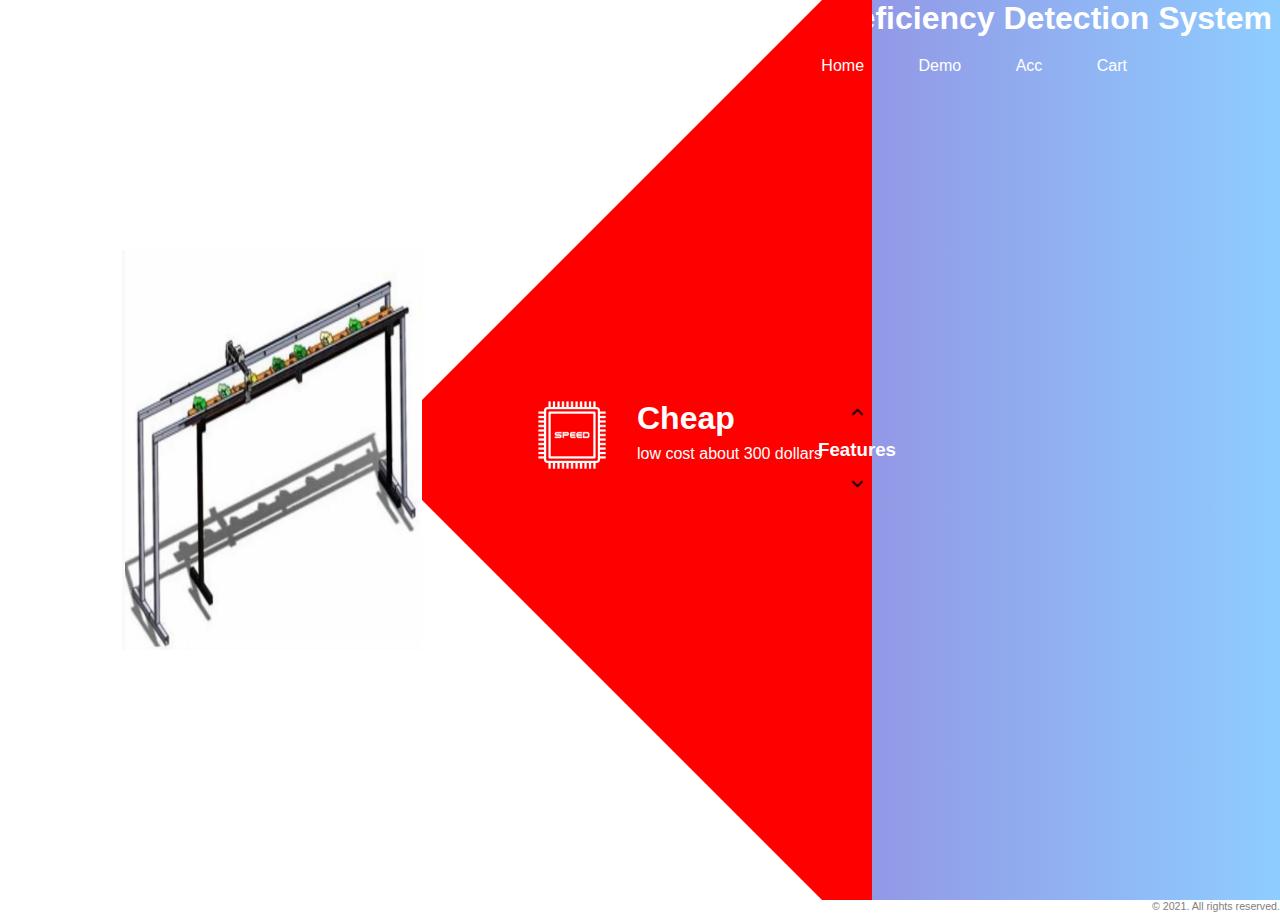
<file: portofolio/index.html>
<!--https://www.freepik.com/-->
<!DOCTYPE html>
<html lang="en">
<head>
    <meta charset="UTF-8">
    <meta http-equiv="X-UA-Compatible" content="IE=edge">
    <meta name="viewport" content="width=device-width, initial-scale=1.0">
    <title>DeDen</title>
    <link rel="shortcut icon" type="image" href="images/odoo_icon (1).png">
    <link rel="stylesheet" href="css/style.css">
</head>
<body>
    
    <div class="main">
        <h1 id="header" >Nitrogen Deficiency Detection System</h1>
        <nav>
            <!-- <div class="logo">
                <img src="logo1.png" >
            </div> -->
            <div class ="nav-links">
                <ul>
                    <li><a href="https://muhamadalfarisy98.github.io/profile" id="home" target="_blank">Home</a></li>
                    <li><a href="https://www.youtube.com/watch?v=MpE0VJH8plE">Demo</a></li>
                    <li><a href="#">Acc</a></li>
                    <li><a href="#">Cart</a></li>
                </ul>
            </div>
        </nav>

        <div class="information">
            <div class="overlay"></div>
            <img src="images/deden.png" class ="mobile">
            <div id="circle">
                <div class="feature one">
                    <img src="images/processor.png">
                    <div>
                        <h1>Cheap</h1>
                        <p>low cost about 300 dollars</p>
                    </div>
                </div>
                <div class="feature two">
                    <img src="images/battery.png">
                    <div>
                        <h1>Power</h1>
                        <p>low power usage</p>
                    </div>
                </div>
                <div class="feature three">
                    <img src="images/display.png">
                    <div>
                        <h1>Automatic</h1>
                        <p>low man power</p>
                    </div>
                </div>
                <div class="feature four">
                    <img src="images/camera.png">
                    <div>
                        <h1>Image Process</h1>
                        <p>fast 0.5s/image , versatile</p>
                    </div>
                </div>
                
            </div>
        </div>
        
        <div class="controls">
            <img src="arr.png" id="upBtn">
            <h3>Features</h3>
            <img src="arr.png" id="downBtn">
        </div>
    
    </div>
    <script src="js/app.js"></script>
    <div class="copyright">
        &copy; 2021. All rights reserved.
    </div>
</body>
</html>
</file>
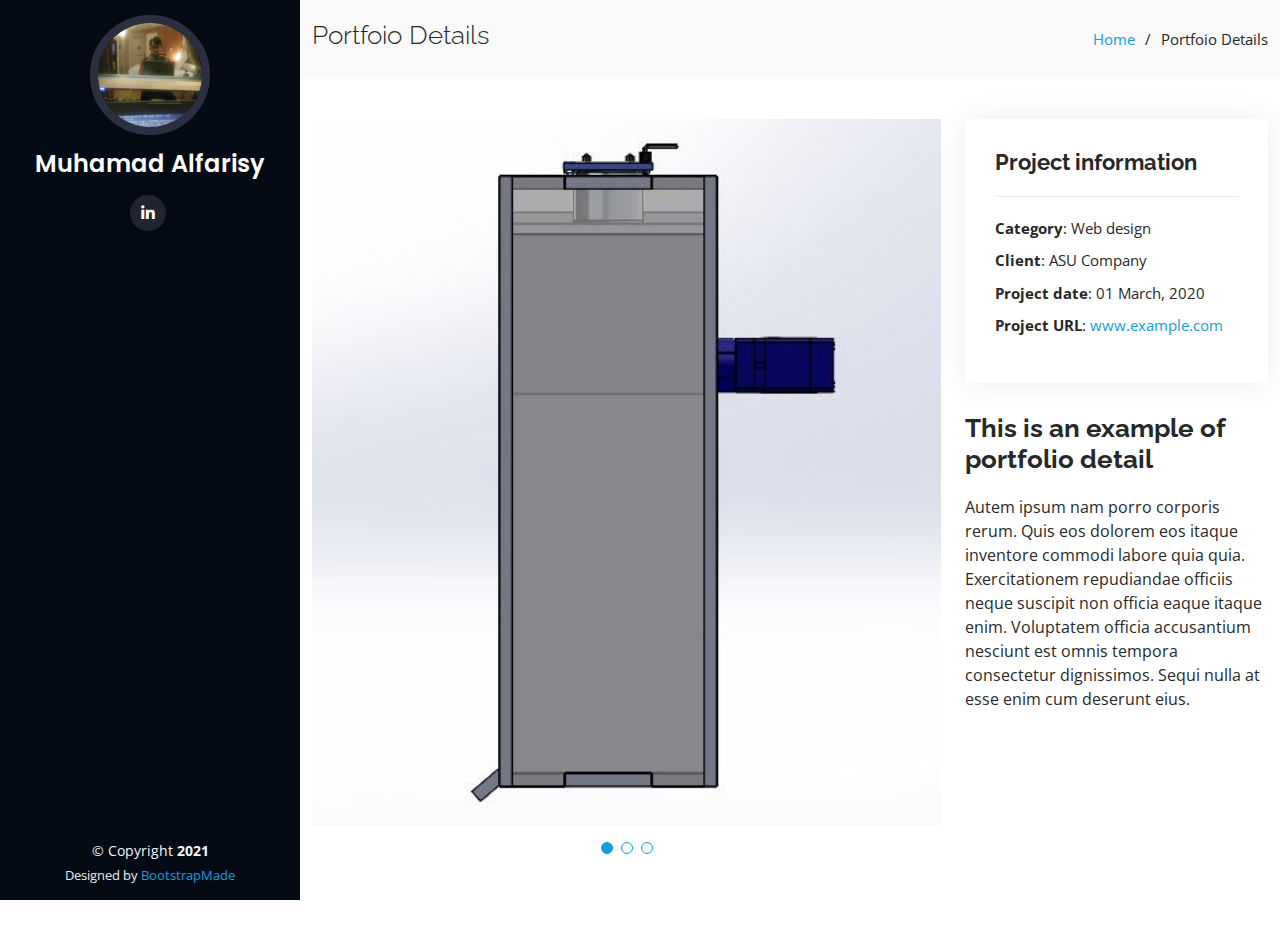
<file: portfolio/portfolio-details.html>
<!DOCTYPE html>
<html lang="en">

<head>
  <meta charset="utf-8">
  <meta content="width=device-width, initial-scale=1.0" name="viewport">

  <title>Portfolio Details</title>
  <meta content="" name="description">
  <meta content="" name="keywords">

  <!-- Favicons -->
  <link href="assets/img/icon.png" rel="icon">
  <link href="assets/img/apple-touch-icon.png" rel="apple-touch-icon">

  <!-- Google Fonts -->
  <link href="https://fonts.googleapis.com/css?family=Open+Sans:300,300i,400,400i,600,600i,700,700i|Raleway:300,300i,400,400i,500,500i,600,600i,700,700i|Poppins:300,300i,400,400i,500,500i,600,600i,700,700i" rel="stylesheet">

  <!-- Vendor CSS Files -->
  <link href="assets/vendor/aos/aos.css" rel="stylesheet">
  <link href="assets/vendor/bootstrap/css/bootstrap.min.css" rel="stylesheet">
  <link href="assets/vendor/bootstrap-icons/bootstrap-icons.css" rel="stylesheet">
  <link href="assets/vendor/boxicons/css/boxicons.min.css" rel="stylesheet">
  <link href="assets/vendor/glightbox/css/glightbox.min.css" rel="stylesheet">
  <link href="assets/vendor/swiper/swiper-bundle.min.css" rel="stylesheet">

  <!-- Template Main CSS File -->
  <link href="assets/css/style.css" rel="stylesheet">

  <!-- =======================================================
  * Template Name: iPortfolio - v3.7.0
  * Template URL: https://bootstrapmade.com/iportfolio-bootstrap-portfolio-websites-template/
  * Author: BootstrapMade.com
  * License: https://bootstrapmade.com/license/
  ======================================================== -->
</head>

<body>

  <!-- ======= Mobile nav toggle button ======= -->
  <i class="bi bi-list mobile-nav-toggle d-xl-none"></i>

  <!-- ======= Header ======= -->
  <header id="header">
    <div class="d-flex flex-column">

      <div class="profile">
        <img src="assets/img/content.jpg" alt="" class="img-fluid rounded-circle">
        <h1 class="text-light"><a href="index.html">Muhamad Alfarisy</a></h1>
        <div class="social-links mt-3 text-center">
          <!-- <a href="#" class="twitter"><i class="bx bxl-twitter"></i></a> -->
          <!-- <a href="#" class="facebook"><i class="bx bxl-facebook"></i></a> -->
          <!-- <a href="#" class="instagram"><i class="bx bxl-instagram"></i></a> -->
          <!-- <a href="#" class="google-plus"><i class="bx bxl-skype"></i></a> -->
          <a href="#" class="linkedin"><i class="bx bxl-linkedin"></i></a>
        </div>
      </div>

      <!-- <nav id="navbar" class="nav-menu navbar">
        <ul>
          <li><a href="#hero" class="nav-link scrollto active"><i class="bx bx-home"></i> <span>Home</span></a></li>
          <li><a href="#about" class="nav-link scrollto"><i class="bx bx-user"></i> <span>About</span></a></li>
          <li><a href="#resume" class="nav-link scrollto"><i class="bx bx-file-blank"></i> <span>Resume</span></a></li>
          <li><a href="#portfolio" class="nav-link scrollto"><i class="bx bx-book-content"></i> <span>Portfolio</span></a></li>
          <li><a href="#services" class="nav-link scrollto"><i class="bx bx-server"></i> <span>Services</span></a></li>
          <li><a href="#contact" class="nav-link scrollto"><i class="bx bx-envelope"></i> <span>Contact</span></a></li>
        </ul>
      </nav> -->
      <!-- .nav-menu -->
    </div>
  </header>
  
  <!-- End Header -->

  <main id="main">

    <!-- ======= Breadcrumbs ======= -->
    <section id="breadcrumbs" class="breadcrumbs">
      <div class="container">

        <div class="d-flex justify-content-between align-items-center">
          <h2>Portfoio Details</h2>
          <ol>
            <li><a href="index.html">Home</a></li>
            <li>Portfoio Details</li>
          </ol>
        </div>

      </div>
    </section><!-- End Breadcrumbs -->

    <!-- ======= Portfolio Details Section ======= -->
    <section id="portfolio-details" class="portfolio-details">
      <div class="container">

        <div class="row gy-4">

          <div class="col-lg-8">
            <div class="portfolio-details-slider swiper">
              <div class="swiper-wrapper align-items-center">

                <div class="swiper-slide">
                  <img src="assets/img/portfolio/design/Tampak_samping.JPG" alt="">
                </div>

                <div class="swiper-slide">
                  <img src="assets/img/portfolio/portfolio-details-2.jpg" alt="">
                </div>

                <div class="swiper-slide">
                  <img src="assets/img/portfolio/portfolio-details-3.jpg" alt="">
                </div>

              </div>
              <div class="swiper-pagination"></div>
            </div>
          </div>

          <div class="col-lg-4">
            <div class="portfolio-info">
              <h3>Project information</h3>
              <ul>
                <li><strong>Category</strong>: Web design</li>
                <li><strong>Client</strong>: ASU Company</li>
                <li><strong>Project date</strong>: 01 March, 2020</li>
                <li><strong>Project URL</strong>: <a href="#">www.example.com</a></li>
              </ul>
            </div>
            <div class="portfolio-description">
              <h2>This is an example of portfolio detail</h2>
              <p>
                Autem ipsum nam porro corporis rerum. Quis eos dolorem eos itaque inventore commodi labore quia quia. Exercitationem repudiandae officiis neque suscipit non officia eaque itaque enim. Voluptatem officia accusantium nesciunt est omnis tempora consectetur dignissimos. Sequi nulla at esse enim cum deserunt eius.
              </p>
            </div>
          </div>

        </div>

      </div>
    </section><!-- End Portfolio Details Section -->

  </main><!-- End #main -->

  <!-- ======= Footer ======= -->
  <footer id="footer">
    <div class="container">
      <div class="copyright">
        &copy; Copyright <strong><span>2021</span></strong>
      </div>
      <div class="credits">
        <!-- All the links in the footer should remain intact. -->
        <!-- You can delete the links only if you purchased the pro version. -->
        <!-- Licensing information: https://bootstrapmade.com/license/ -->
        <!-- Purchase the pro version with working PHP/AJAX contact form: https://bootstrapmade.com/iportfolio-bootstrap-portfolio-websites-template/ -->
        Designed by <a href="https://bootstrapmade.com/">BootstrapMade</a>
      </div>
    </div>
  </footer><!-- End  Footer -->

  <a href="#" class="back-to-top d-flex align-items-center justify-content-center"><i class="bi bi-arrow-up-short"></i></a>

  <!-- Vendor JS Files -->
  <script src="assets/vendor/purecounter/purecounter.js"></script>
  <script src="assets/vendor/aos/aos.js"></script>
  <script src="assets/vendor/bootstrap/js/bootstrap.bundle.min.js"></script>
  <script src="assets/vendor/glightbox/js/glightbox.min.js"></script>
  <script src="assets/vendor/isotope-layout/isotope.pkgd.min.js"></script>
  <script src="assets/vendor/swiper/swiper-bundle.min.js"></script>
  <script src="assets/vendor/typed.js/typed.min.js"></script>
  <script src="assets/vendor/waypoints/noframework.waypoints.js"></script>
  <script src="assets/vendor/php-email-form/validate.js"></script>

  <!-- Template Main JS File -->
  <script src="assets/js/main.js"></script>

</body>

</html>
</file>
<file: portofolio/css/style.css>
* {
    margin: 0;
    padding: 0;
    font-family: sans-serif;
}
#header {
    font-family: 'Trebuchet MS', 'Lucida Sans Unicode', 'Lucida Grande', 'Lucida Sans', Arial, sans-serif;
    text-align: right;
    color: white;
    margin: 0 8px;
}

.main {
    width: 100%;
    height: 100vh;
    position: relative;
    overflow: hidden;
    background: linear-gradient(to right, #9c27b0, #8ecdff);
}

/* .logo img {
    width: 150px;
    height: 200px;
}
.logo {
    flex-basis: 20%;
} */
nav {
    width: 80%;
    position: sticky;
    margin: 20px auto;
    z-index: 1;
    display: flex;
    align-items: center;
}



.nav-links{
    flex: 1;
    text-align: right;
}

.nav-links ul li {
    list-style: none;
    display: inline-block;
    margin: 0 25px;
}

.nav-links ul li a{
    color: white;
    text-decoration: none;
}

.information {
    width: 1000px;
    height: 1000px;
    position: absolute;
    top: 50%;
    left: -10%;
    transform:translateY(-50%) ;
}

#circle {
    width: 1000px;
    height: 1000px;
    position: absolute;
    top: 0;
    left: 0;
    border-radius: 50%;
    /* background: #ccc; */
    transform:rotate(0deg);
    transition: 1s;
}

.feature img{
    width: 70px;

}

.feature {
    position: absolute;
    display: flex;
    color: white;
}

.feature div {
    margin-left: 30px;
}

.feature div p {
    margin-top: 8px;
}

.one {
    top: 450px;
    right: 50px;
}
.two {
    top: 150px;
    right: 350px;
    transform: rotate(-90deg);
}
.three {
    bottom: 450px;
    left: 50px;
    transform: rotate(-180deg);
}

.four {
    bottom: 150px;
    right: 350px;
    transform: rotate(-270deg);
}

.mobile {
    width: 300px;
    height: 400px;
    position: absolute;
    top: 50%;
    left: 25%;
    transform: translateY(-50%);
    z-index: 1;
}

.controls {
    position: absolute ;
    right: 30%;
    top: 50%;
    transform: translateY(-50%);
    text-align: center;
}

.controls h3{
    margin: 15px 0 ;
    color: white;

}

#upBtn {
    width: 15px;
    cursor: pointer;
}

#downBtn {
    width: 15px;
    cursor: pointer;
    transform: rotate(180deg);
}

.overlay {
    width: 0;
    height: 0;
    border-top: 500px solid white;
    border-right: 500px solid red;
    border-bottom: 500px solid white;
    border-left: 500px solid white;
    position: absolute;
    left: 0;
    top: 0;
}
.copyright {
    font-size: 8pt;
    text-align: right;
    padding-bottom: 10px;
    color: grey;
}
a#home:hover{
    color:black;
}
</file>
<file: portfolio/assets/css/style.css>
/**
* Template Name: iPortfolio - v3.7.0
* Template URL: https://bootstrapmade.com/iportfolio-bootstrap-portfolio-websites-template/
* Author: BootstrapMade.com
* License: https://bootstrapmade.com/license/
*/

/*--------------------------------------------------------------
# General
--------------------------------------------------------------*/
body {
  font-family: "Open Sans", sans-serif;
  color: #272829;
}

a {
  color: #149ddd;
  text-decoration: none;
}

a:hover {
  color: #37b3ed;
  text-decoration: none;
}

h1, h2, h3, h4, h5, h6 {
  font-family: "Raleway", sans-serif;
}

/*--------------------------------------------------------------
# Back to top button
--------------------------------------------------------------*/
.back-to-top {
  position: fixed;
  visibility: hidden;
  opacity: 0;
  right: 15px;
  bottom: 15px;
  z-index: 996;
  background: #149ddd;
  width: 40px;
  height: 40px;
  border-radius: 50px;
  transition: all 0.4s;
}
.back-to-top i {
  font-size: 28px;
  color: #fff;
  line-height: 0;
}
.back-to-top:hover {
  background: #2eafec;
  color: #fff;
}
.back-to-top.active {
  visibility: visible;
  opacity: 1;
}

/*--------------------------------------------------------------
# Header
--------------------------------------------------------------*/
#header {
  position: fixed;
  top: 0;
  left: 0;
  bottom: 0;
  width: 300px;
  transition: all ease-in-out 0.5s;
  z-index: 9997;
  transition: all 0.5s;
  padding: 0 15px;
  background: #040b14;
  overflow-y: auto;
}
#header .profile img {
  margin: 15px auto;
  display: block;
  width: 120px;
  border: 8px solid #2c2f3f;
}
#header .profile h1 {
  font-size: 24px;
  margin: 0;
  padding: 0;
  font-weight: 600;
  -moz-text-align-last: center;
  text-align-last: center;
  font-family: "Poppins", sans-serif;
}
#header .profile h1 a, #header .profile h1 a:hover {
  color: #fff;
  text-decoration: none;
}
#header .profile .social-links a {
  font-size: 18px;
  display: inline-block;
  background: #212431;
  color: #fff;
  line-height: 1;
  padding: 8px 0;
  margin-right: 4px;
  border-radius: 50%;
  text-align: center;
  width: 36px;
  height: 36px;
  transition: 0.3s;
}
#header .profile .social-links a:hover {
  background: #149ddd;
  color: #fff;
  text-decoration: none;
}

#main {
  margin-left: 300px;
}

@media (max-width: 1199px) {
  #header {
    left: -300px;
  }

  #main {
    margin-left: 0;
  }
}
/*--------------------------------------------------------------
# Navigation Menu
--------------------------------------------------------------*/
/* Desktop Navigation */
.nav-menu {
  padding: 30px 0 0 0;
}
.nav-menu * {
  margin: 0;
  padding: 0;
  list-style: none;
}
.nav-menu > ul > li {
  position: relative;
  white-space: nowrap;
}
.nav-menu a, .nav-menu a:focus {
  display: flex;
  align-items: center;
  color: #a8a9b4;
  padding: 12px 15px;
  margin-bottom: 8px;
  transition: 0.3s;
  font-size: 15px;
}
.nav-menu a i, .nav-menu a:focus i {
  font-size: 24px;
  padding-right: 8px;
  color: #6f7180;
}
.nav-menu a:hover, .nav-menu .active, .nav-menu .active:focus, .nav-menu li:hover > a {
  text-decoration: none;
  color: #fff;
}
.nav-menu a:hover i, .nav-menu .active i, .nav-menu .active:focus i, .nav-menu li:hover > a i {
  color: #149ddd;
}

/* Mobile Navigation */
.mobile-nav-toggle {
  position: fixed;
  right: 15px;
  top: 15px;
  z-index: 9998;
  border: 0;
  font-size: 24px;
  transition: all 0.4s;
  outline: none !important;
  background-color: #149ddd;
  color: #fff;
  width: 40px;
  height: 40px;
  display: inline-flex;
  align-items: center;
  justify-content: center;
  line-height: 0;
  border-radius: 50px;
  cursor: pointer;
}

.mobile-nav-active {
  overflow: hidden;
}
.mobile-nav-active #header {
  left: 0;
}

/*--------------------------------------------------------------
# Hero Section
--------------------------------------------------------------*/
#hero {
  width: 100%;
  height: 100vh;
  background: url("../img/front_bg.jpeg") top center;
  background-size: cover;
}
#hero:before {
  content: "";
  background: rgba(5, 13, 24, 0.3);
  position: absolute;
  bottom: 0;
  top: 0;
  left: 0;
  right: 0;
  z-index: 1;
}
#hero .hero-container {
  position: relative;
  z-index: 2;
  min-width: 300px;
}
#hero h1 {
  margin: 0 0 10px 0;
  font-size: 64px;
  font-weight: 700;
  line-height: 56px;
  color: #fff;
}
#hero p {
  color: #fff;
  margin-bottom: 50px;
  font-size: 26px;
  font-family: "Poppins", sans-serif;
}
#hero p span {
  color: #fff;
  padding-bottom: 4px;
  letter-spacing: 1px;
  border-bottom: 3px solid #149ddd;
}
@media (min-width: 1024px) {
  #hero {
    background-attachment: fixed;
  }
}
@media (max-width: 768px) {
  #hero h1 {
    font-size: 28px;
    line-height: 36px;
  }
  #hero h2 {
    font-size: 18px;
    line-height: 24px;
    margin-bottom: 30px;
  }
}

/*--------------------------------------------------------------
# Sections General
--------------------------------------------------------------*/
section {
  padding: 60px 0;
  overflow: hidden;
}

.section-bg {
  background: #f5f8fd;
}

.section-title {
  padding-bottom: 30px;
}
.section-title h2 {
  font-size: 32px;
  font-weight: bold;
  margin-bottom: 20px;
  padding-bottom: 20px;
  position: relative;
  color: #173b6c;
}
.section-title h2::after {
  content: "";
  position: absolute;
  display: block;
  width: 50px;
  height: 3px;
  background: #149ddd;
  bottom: 0;
  left: 0;
}
.section-title p {
  margin-bottom: 0;
}

/*--------------------------------------------------------------
# About
--------------------------------------------------------------*/
.about .content h3 {
  font-weight: 700;
  font-size: 26px;
  color: #173b6c;
}
.about .content ul {
  list-style: none;
  padding: 0;
}
.about .content ul li {
  margin-bottom: 20px;
  display: flex;
  align-items: center;
}
.about .content ul strong {
  margin-right: 10px;
}
.about .content ul i {
  font-size: 16px;
  margin-right: 5px;
  color: #149ddd;
  line-height: 0;
}
.about .content p:last-child {
  margin-bottom: 0;
}

/*--------------------------------------------------------------
# Facts
--------------------------------------------------------------*/
.facts {
  padding-bottom: 30px;
}
.facts .count-box {
  padding: 30px;
  width: 100%;
}
.facts .count-box i {
  display: block;
  font-size: 44px;
  color: #149ddd;
  float: left;
  line-height: 0;
}
.facts .count-box span {
  font-size: 48px;
  line-height: 40px;
  display: block;
  font-weight: 700;
  color: #050d18;
  margin-left: 60px;
}
.facts .count-box p {
  padding: 15px 0 0 0;
  margin: 0 0 0 60px;
  font-family: "Raleway", sans-serif;
  font-size: 14px;
  color: #122f57;
}
.facts .count-box a {
  font-weight: 600;
  display: block;
  margin-top: 20px;
  color: #122f57;
  font-size: 15px;
  font-family: "Poppins", sans-serif;
  transition: ease-in-out 0.3s;
}
.facts .count-box a:hover {
  color: #1f5297;
}

/*--------------------------------------------------------------
# Akills
--------------------------------------------------------------*/
.skills .progress {
  height: 60px;
  display: block;
  background: none;
  border-radius: 0;
}
.skills .progress .skill {
  padding: 0;
  margin: 0 0 6px 0;
  text-transform: uppercase;
  display: block;
  font-weight: 600;
  font-family: "Poppins", sans-serif;
  color: #050d18;
}
.skills .progress .skill .val {
  float: right;
  font-style: normal;
}
.skills .progress-bar-wrap {
  background: #dce8f8;
  height: 10px;
}
.skills .progress-bar {
  width: 1px;
  height: 10px;
  transition: 0.9s;
  background-color: #149ddd;
}

/*--------------------------------------------------------------
# Resume
--------------------------------------------------------------*/
.resume .resume-title {
  font-size: 26px;
  font-weight: 700;
  margin-top: 20px;
  margin-bottom: 20px;
  color: #050d18;
}
.resume .resume-item {
  padding: 0 0 20px 20px;
  margin-top: -2px;
  border-left: 2px solid #1f5297;
  position: relative;
}
.resume .resume-item h4 {
  line-height: 18px;
  font-size: 18px;
  font-weight: 600;
  text-transform: uppercase;
  font-family: "Poppins", sans-serif;
  color: #050d18;
  margin-bottom: 10px;
}
.resume .resume-item h5 {
  font-size: 16px;
  background: #e4edf9;
  padding: 5px 15px;
  display: inline-block;
  font-weight: 600;
  margin-bottom: 10px;
}
.resume .resume-item ul {
  padding-left: 20px;
}
.resume .resume-item ul li {
  padding-bottom: 10px;
}
.resume .resume-item:last-child {
  padding-bottom: 0;
}
.resume .resume-item::before {
  content: "";
  position: absolute;
  width: 16px;
  height: 16px;
  border-radius: 50px;
  left: -9px;
  top: 0;
  background: #fff;
  border: 2px solid #1f5297;
}

/*--------------------------------------------------------------
# Portfolio
--------------------------------------------------------------*/
.portfolio .portfolio-item {
  margin-bottom: 30px;
}
.portfolio #portfolio-flters {
  padding: 0;
  margin: 0 auto 35px auto;
  list-style: none;
  text-align: center;
  background: #fff;
  border-radius: 50px;
  padding: 2px 15px;
}
.portfolio #portfolio-flters li {
  cursor: pointer;
  display: inline-block;
  padding: 10px 15px 8px 15px;
  font-size: 14px;
  font-weight: 600;
  line-height: 1;
  text-transform: uppercase;
  color: #272829;
  margin-bottom: 5px;
  transition: all 0.3s ease-in-out;
}
.portfolio #portfolio-flters li:hover, .portfolio #portfolio-flters li.filter-active {
  color: #149ddd;
}
.portfolio #portfolio-flters li:last-child {
  margin-right: 0;
}
.portfolio .portfolio-wrap {
  transition: 0.3s;
  position: relative;
  overflow: hidden;
  z-index: 1;
}
.portfolio .portfolio-wrap::before {
  content: "";
  background: rgba(255, 255, 255, 0.5);
  position: absolute;
  left: 0;
  right: 0;
  top: 0;
  bottom: 0;
  transition: all ease-in-out 0.3s;
  z-index: 2;
  opacity: 0;
}
.portfolio .portfolio-wrap .portfolio-links {
  opacity: 1;
  left: 0;
  right: 0;
  bottom: -60px;
  z-index: 3;
  position: absolute;
  transition: all ease-in-out 0.3s;
  display: flex;
  justify-content: center;
}
.portfolio .portfolio-wrap .portfolio-links a {
  color: #fff;
  font-size: 28px;
  text-align: center;
  background: rgba(20, 157, 221, 0.75);
  transition: 0.3s;
  width: 50%;
}
.portfolio .portfolio-wrap .portfolio-links a:hover {
  background: rgba(20, 157, 221, 0.95);
}
.portfolio .portfolio-wrap .portfolio-links a + a {
  border-left: 1px solid #37b3ed;
}
.portfolio .portfolio-wrap:hover::before {
  top: 0;
  left: 0;
  right: 0;
  bottom: 0;
  opacity: 1;
}
.portfolio .portfolio-wrap:hover .portfolio-links {
  opacity: 1;
  bottom: 0;
}

/*--------------------------------------------------------------
# Portfolio Details
--------------------------------------------------------------*/
.portfolio-details {
  padding-top: 40px;
}
.portfolio-details .portfolio-details-slider img {
  width: 100%;
}
.portfolio-details .portfolio-details-slider .swiper-pagination {
  margin-top: 20px;
  position: relative;
}
.portfolio-details .portfolio-details-slider .swiper-pagination .swiper-pagination-bullet {
  width: 12px;
  height: 12px;
  background-color: #fff;
  opacity: 1;
  border: 1px solid #149ddd;
}
.portfolio-details .portfolio-details-slider .swiper-pagination .swiper-pagination-bullet-active {
  background-color: #149ddd;
}
.portfolio-details .portfolio-info {
  padding: 30px;
  box-shadow: 0px 0 30px rgba(5, 13, 24, 0.08);
}
.portfolio-details .portfolio-info h3 {
  font-size: 22px;
  font-weight: 700;
  margin-bottom: 20px;
  padding-bottom: 20px;
  border-bottom: 1px solid #eee;
}
.portfolio-details .portfolio-info ul {
  list-style: none;
  padding: 0;
  font-size: 15px;
}
.portfolio-details .portfolio-info ul li + li {
  margin-top: 10px;
}
.portfolio-details .portfolio-description {
  padding-top: 30px;
}
.portfolio-details .portfolio-description h2 {
  font-size: 26px;
  font-weight: 700;
  margin-bottom: 20px;
}
.portfolio-details .portfolio-description p {
  padding: 0;
}

/*--------------------------------------------------------------
# Services
--------------------------------------------------------------*/
.services .icon-box {
  margin-bottom: 20px;
}
.services .icon {
  float: left;
  display: flex;
  align-items: center;
  justify-content: center;
  width: 54px;
  height: 54px;
  background: #149ddd;
  border-radius: 50%;
  transition: 0.5s;
  border: 1px solid #149ddd;
}
.services .icon i {
  color: #fff;
  font-size: 24px;
  line-height: 0;
}
.services .icon-box:hover .icon {
  background: #fff;
}
.services .icon-box:hover .icon i {
  color: #149ddd;
}
.services .title {
  margin-left: 80px;
  font-weight: 700;
  margin-bottom: 15px;
  font-size: 18px;
}
.services .title a {
  color: #343a40;
}
.services .title a:hover {
  color: #149ddd;
}
.services .description {
  margin-left: 80px;
  line-height: 24px;
  font-size: 14px;
}

/*--------------------------------------------------------------
# Testimonials
--------------------------------------------------------------*/
.testimonials .testimonials-carousel, .testimonials .testimonials-slider {
  overflow: hidden;
}
.testimonials .testimonial-item {
  box-sizing: content-box;
  text-align: center;
  min-height: 320px;
}
.testimonials .testimonial-item .testimonial-img {
  width: 90px;
  border-radius: 50%;
  margin: 0 auto;
}
.testimonials .testimonial-item h3 {
  font-size: 18px;
  font-weight: bold;
  margin: 10px 0 5px 0;
  color: #111;
}
.testimonials .testimonial-item h4 {
  font-size: 14px;
  color: #999;
  margin: 0;
}
.testimonials .testimonial-item .quote-icon-left, .testimonials .testimonial-item .quote-icon-right {
  color: #c3e8fa;
  font-size: 26px;
}
.testimonials .testimonial-item .quote-icon-left {
  display: inline-block;
  left: -5px;
  position: relative;
}
.testimonials .testimonial-item .quote-icon-right {
  display: inline-block;
  right: -5px;
  position: relative;
  top: 10px;
}
.testimonials .testimonial-item p {
  font-style: italic;
  margin: 0 15px 15px 15px;
  padding: 20px;
  background: #fff;
  position: relative;
  margin-bottom: 35px;
  border-radius: 6px;
  box-shadow: 0px 2px 15px rgba(0, 0, 0, 0.1);
}
.testimonials .testimonial-item p::after {
  content: "";
  width: 0;
  height: 0;
  border-top: 20px solid #fff;
  border-right: 20px solid transparent;
  border-left: 20px solid transparent;
  position: absolute;
  bottom: -20px;
  left: calc(50% - 20px);
}
.testimonials .swiper-pagination {
  margin-top: 20px;
  position: relative;
}
.testimonials .swiper-pagination .swiper-pagination-bullet {
  width: 12px;
  height: 12px;
  background-color: #fff;
  opacity: 1;
  border: 1px solid #149ddd;
}
.testimonials .swiper-pagination .swiper-pagination-bullet-active {
  background-color: #149ddd;
}

/*--------------------------------------------------------------
# Contact
--------------------------------------------------------------*/
.contact {
  padding-bottom: 130px;
}
.contact .info {
  padding: 30px;
  background: #fff;
  width: 100%;
  box-shadow: 0 0 24px 0 rgba(0, 0, 0, 0.12);
}
.contact .info i {
  font-size: 20px;
  color: #149ddd;
  float: left;
  width: 44px;
  height: 44px;
  background: #dff3fc;
  display: flex;
  justify-content: center;
  align-items: center;
  border-radius: 50px;
  transition: all 0.3s ease-in-out;
}
.contact .info h4 {
  padding: 0 0 0 60px;
  font-size: 22px;
  font-weight: 600;
  margin-bottom: 5px;
  color: #050d18;
}
.contact .info p {
  padding: 0 0 10px 60px;
  margin-bottom: 20px;
  font-size: 14px;
  color: #173b6c;
}
.contact .info .email p {
  padding-top: 5px;
}
.contact .info .social-links {
  padding-left: 60px;
}
.contact .info .social-links a {
  font-size: 18px;
  display: inline-block;
  background: #333;
  color: #fff;
  line-height: 1;
  padding: 8px 0;
  border-radius: 50%;
  text-align: center;
  width: 36px;
  height: 36px;
  transition: 0.3s;
  margin-right: 10px;
}
.contact .info .social-links a:hover {
  background: #149ddd;
  color: #fff;
}
.contact .info .email:hover i, .contact .info .address:hover i, .contact .info .phone:hover i {
  background: #149ddd;
  color: #fff;
}
.contact .php-email-form {
  width: 100%;
  padding: 30px;
  background: #fff;
  box-shadow: 0 0 24px 0 rgba(0, 0, 0, 0.12);
}
.contact .php-email-form .form-group {
  padding-bottom: 8px;
}
.contact .php-email-form .validate {
  display: none;
  color: red;
  margin: 0 0 15px 0;
  font-weight: 400;
  font-size: 13px;
}
.contact .php-email-form .error-message {
  display: none;
  color: #fff;
  background: #ed3c0d;
  text-align: left;
  padding: 15px;
  font-weight: 600;
}
.contact .php-email-form .error-message br + br {
  margin-top: 25px;
}
.contact .php-email-form .sent-message {
  display: none;
  color: #fff;
  background: #18d26e;
  text-align: center;
  padding: 15px;
  font-weight: 600;
}
.contact .php-email-form .loading {
  display: none;
  background: #fff;
  text-align: center;
  padding: 15px;
}
.contact .php-email-form .loading:before {
  content: "";
  display: inline-block;
  border-radius: 50%;
  width: 24px;
  height: 24px;
  margin: 0 10px -6px 0;
  border: 3px solid #18d26e;
  border-top-color: #eee;
  -webkit-animation: animate-loading 1s linear infinite;
  animation: animate-loading 1s linear infinite;
}
.contact .php-email-form .form-group {
  margin-bottom: 15px;
}
.contact .php-email-form label {
  padding-bottom: 8px;
}
.contact .php-email-form input, .contact .php-email-form textarea {
  border-radius: 0;
  box-shadow: none;
  font-size: 14px;
}
.contact .php-email-form input {
  height: 44px;
}
.contact .php-email-form textarea {
  padding: 10px 15px;
}
.contact .php-email-form button[type=submit] {
  background: #149ddd;
  border: 0;
  padding: 10px 24px;
  color: #fff;
  transition: 0.4s;
  border-radius: 4px;
}
.contact .php-email-form button[type=submit]:hover {
  background: #37b3ed;
}
@-webkit-keyframes animate-loading {
  0% {
    transform: rotate(0deg);
  }
  100% {
    transform: rotate(360deg);
  }
}
@keyframes animate-loading {
  0% {
    transform: rotate(0deg);
  }
  100% {
    transform: rotate(360deg);
  }
}

/*--------------------------------------------------------------
# Breadcrumbs
--------------------------------------------------------------*/
.breadcrumbs {
  padding: 20px 0;
  background: #f9f9f9;
}
.breadcrumbs h2 {
  font-size: 26px;
  font-weight: 300;
}
.breadcrumbs ol {
  display: flex;
  flex-wrap: wrap;
  list-style: none;
  padding: 0;
  margin: 0;
  font-size: 15px;
}
.breadcrumbs ol li + li {
  padding-left: 10px;
}
.breadcrumbs ol li + li::before {
  display: inline-block;
  padding-right: 10px;
  color: #0e2442;
  content: "/";
}
@media (max-width: 768px) {
  .breadcrumbs .d-flex {
    display: block !important;
  }
  .breadcrumbs ol {
    display: block;
  }
  .breadcrumbs ol li {
    display: inline-block;
  }
}

/*--------------------------------------------------------------
# Footer
--------------------------------------------------------------*/
#footer {
  padding: 15px;
  color: #f4f6fd;
  font-size: 14px;
  position: fixed;
  left: 0;
  bottom: 0;
  width: 300px;
  z-index: 9999;
  background: #040b14;
}
#footer .copyright {
  text-align: center;
}
#footer .credits {
  padding-top: 5px;
  text-align: center;
  font-size: 13px;
  color: #eaebf0;
}
@media (max-width: 1199px) {
  #footer {
    position: static;
    width: auto;
    padding-right: 20px 15px;
  }
}
</file>
